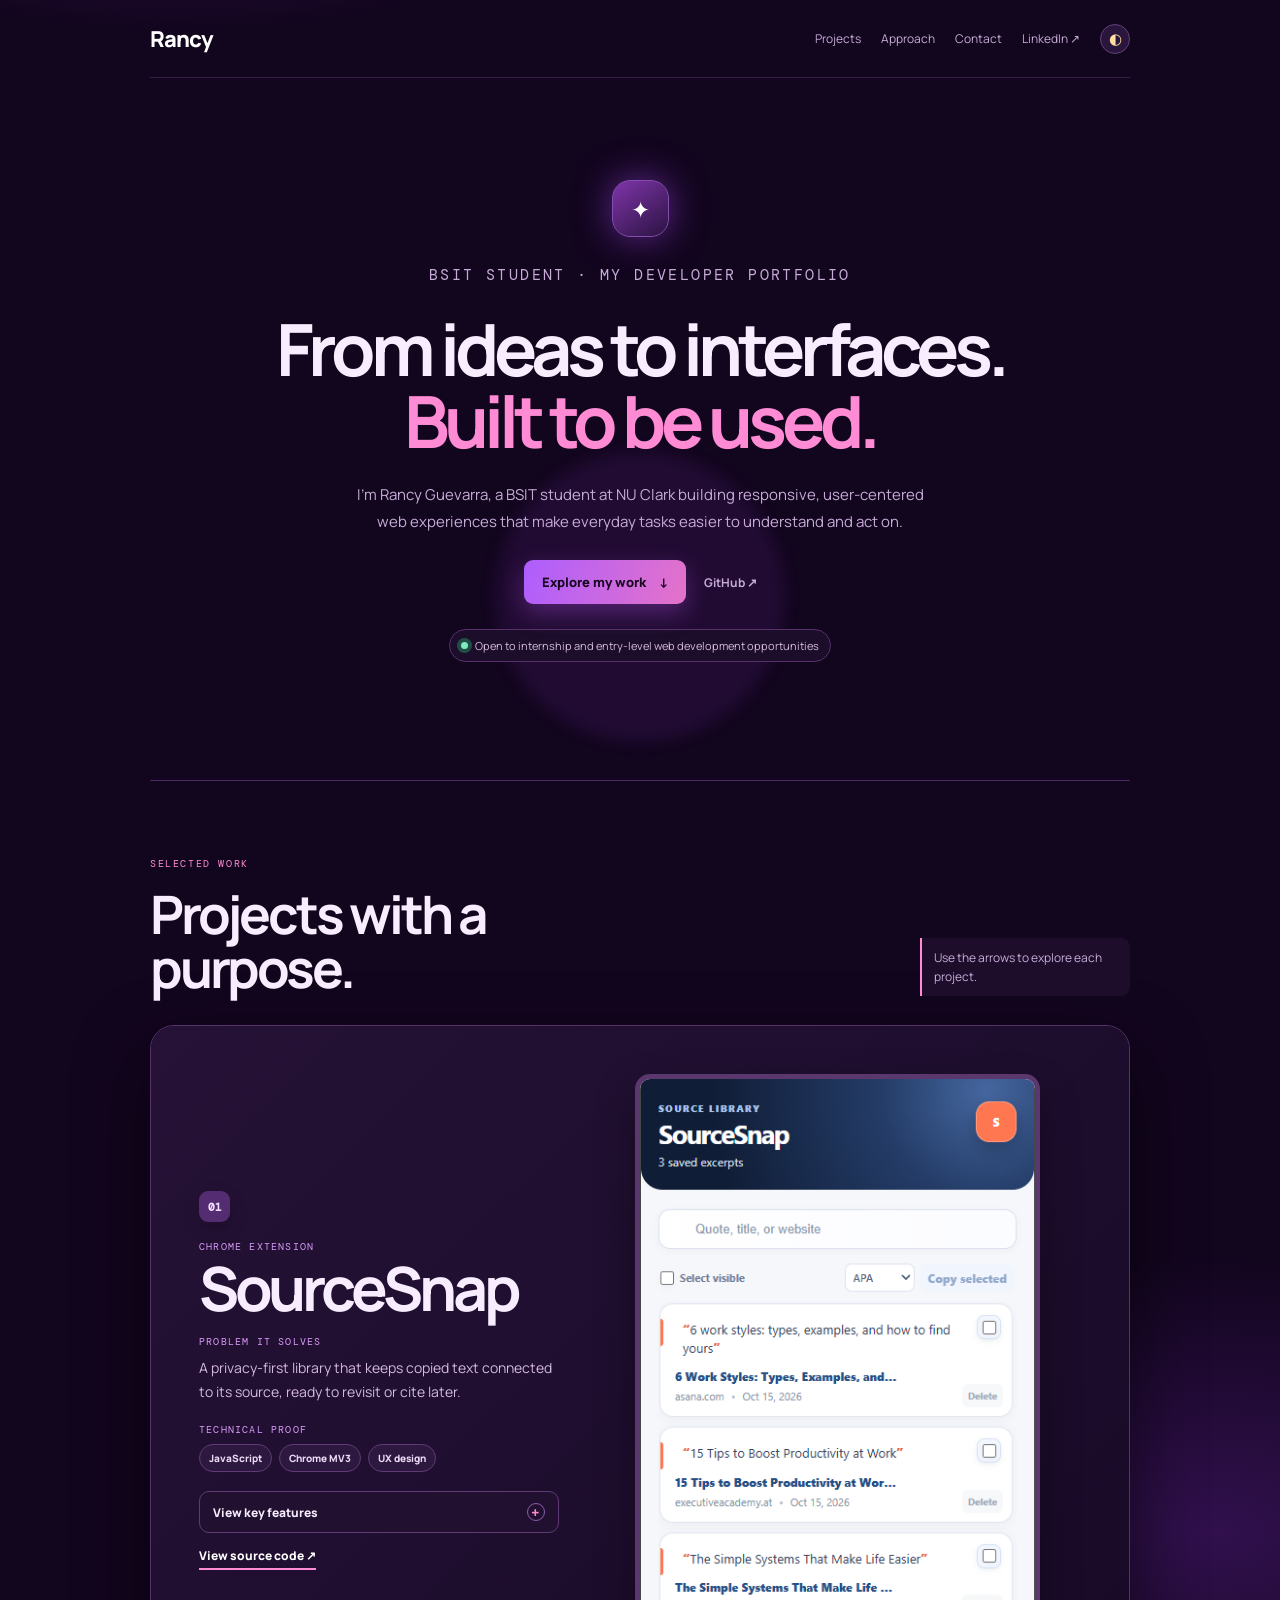
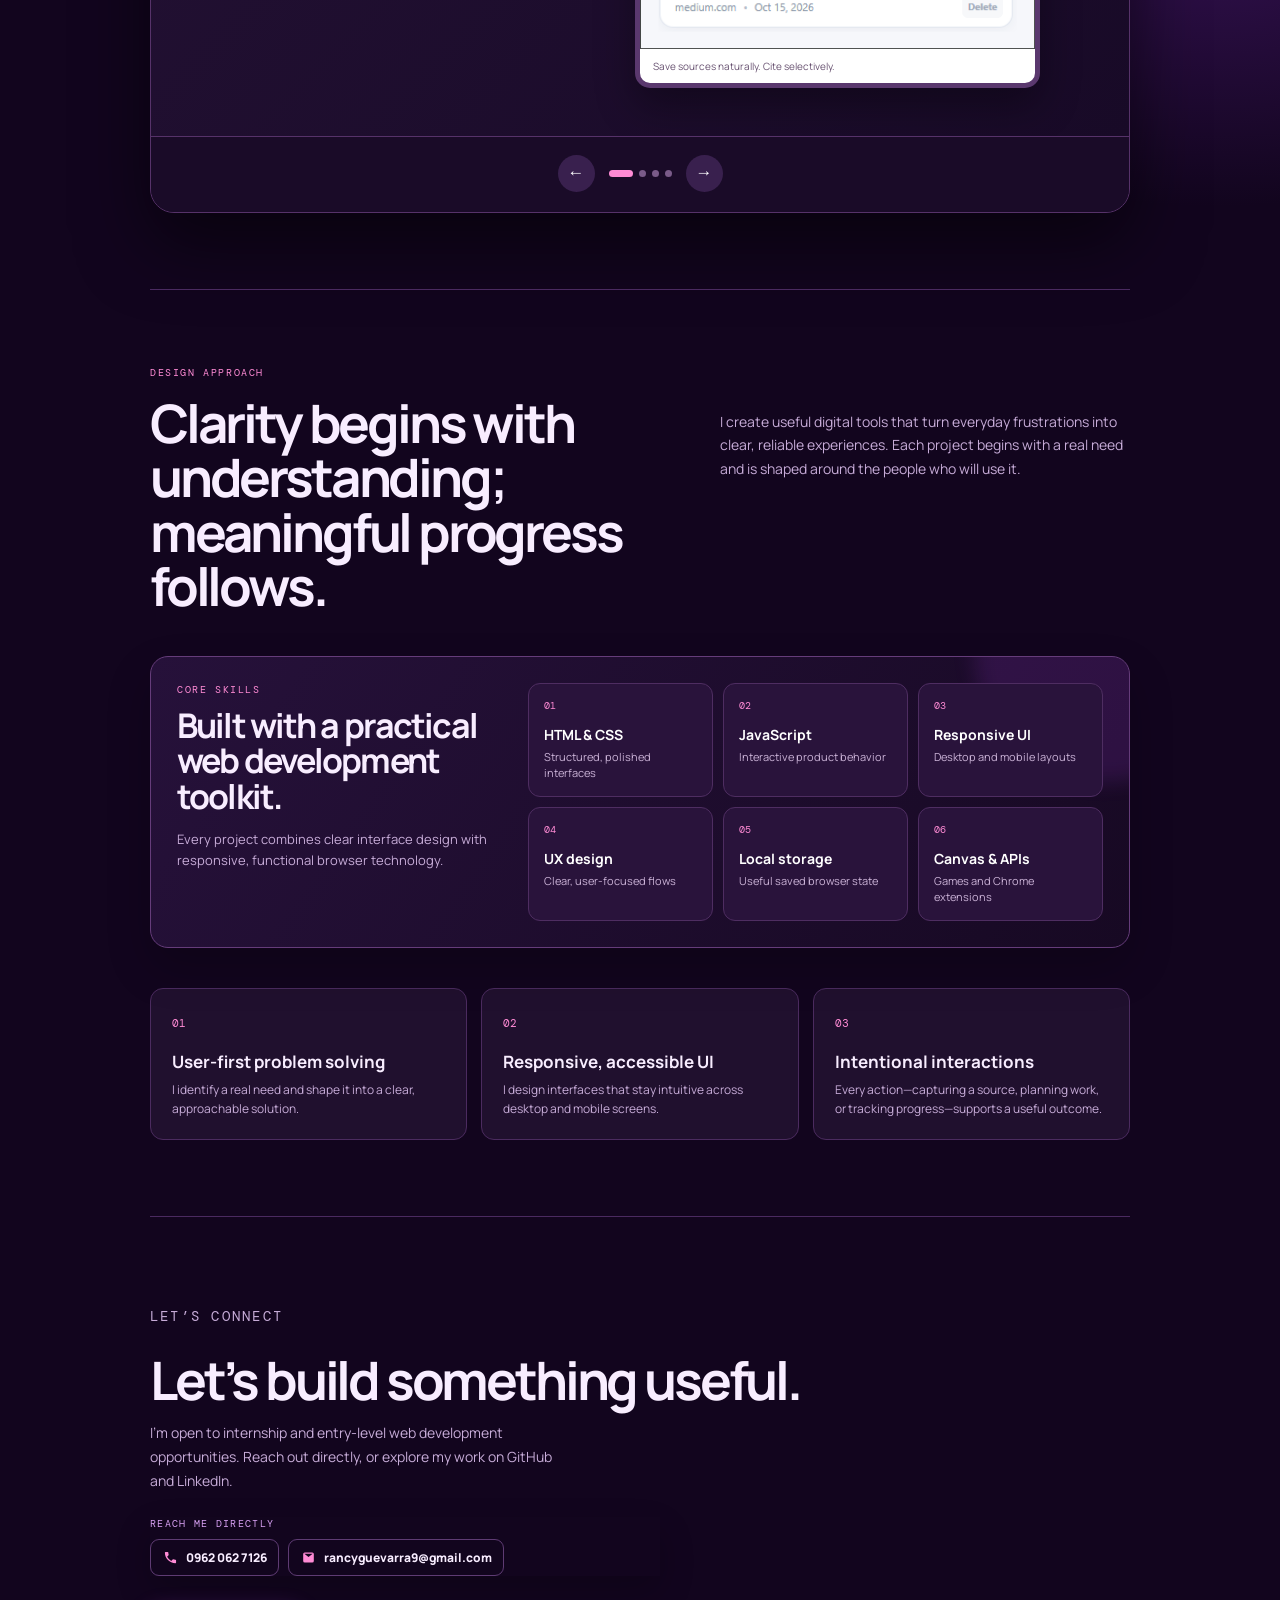
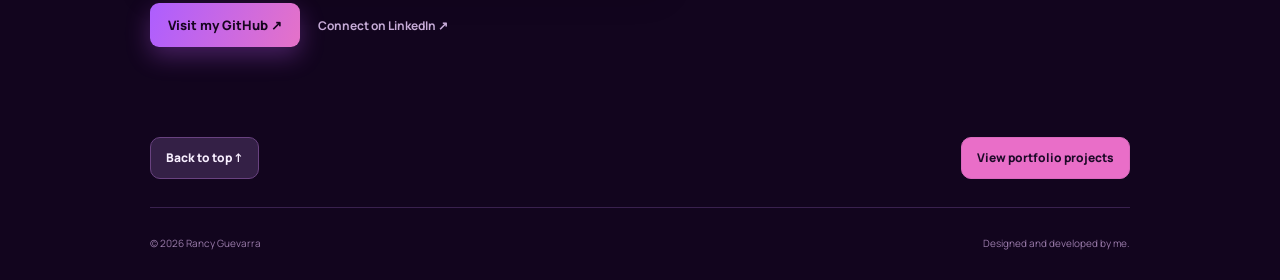
<file: index.html>
<!doctype html><html lang="en"><head><meta charset="UTF-8"/><meta name="viewport" content="width=device-width,initial-scale=1.0"/><meta name="description" content="Rancy Guevarra's BSIT web projects portfolio."/><title>Rancy Guevarra — BSIT Web Projects</title><link rel="stylesheet" href="styles.css?v=project-colors-1"/></head><body><header class="nav wrap"><a class="brand" href="#top">RG<span>.</span></a><nav><a href="#work">Projects</a><a href="#about">Approach</a><a href="#contact">Contact</a></nav></header><main id="top"><section class="hero wrap"><p class="eyebrow">BSIT STUDENT · MY DEVELOPER PORTFOLIO</p><h1>From ideas to interfaces.<br/><em>Built to be used.</em></h1><p>Hi, I’m <strong>Rancy Guevarra</strong>, a student developer building practical interfaces for everyday study and digital work.</p><div><a class="button" href="#work">Explore my work <span>↓</span></a><a class="plain" href="https://github.com/rancyguevarra9" target="_blank" rel="noreferrer">GitHub ↗</a></div><small class="available"><i></i> Open to internship and entry-level opportunities</small></section><section id="work" class="work wrap"><div class="title-row"><div><p class="eyebrow">SELECTED WORK</p><h2>Projects with a<br/>purpose.</h2></div><p>Use the arrows to explore each project.</p></div><div class="slider"><div id="project-track" class="project-track"><article class="slide source"><div class="project-info"><span class="number">01</span><p class="type">CHROME EXTENSION</p><h3>SourceSnap</h3><p class="summary">A privacy-first library that keeps copied text connected to its source, ready to revisit or cite later.</p><div class="chips"><span>JavaScript</span><span>Chrome MV3</span><span>UX design</span></div><a class="project-button" href="https://github.com/rancyguevarra9/sourcesnap-chrome-extension" target="_blank" rel="noreferrer">View source code ↗</a></div><figure><img src="sourcesnap-extension.png" alt="SourceSnap extension interface"/><figcaption>Save sources naturally. Cite selectively.</figcaption></figure></article><article class="slide campus"><div class="project-info"><span class="number">02</span><p class="type">STUDENT DASHBOARD</p><h3>Campus<br/>Companion</h3><p class="summary">An interactive dashboard for planning classes, assignments, focus sessions, notes, and campus events in one useful place.</p><div class="chips"><span>Responsive, accessible UI</span><span>Local storage</span><span>Dark mode</span></div><a class="project-button" href="campus-companion.html">Open live demo ↗</a></div><div class="campus-ui"><header><span>✦</span><b>Campus Companion</b><i>Today</i></header><div class="ui-card"><small>WEEKLY PLAN</small><strong>Mon — Sat schedule</strong><p>Complete sessions as you go.</p></div><div class="ui-grid"><div><small>FOCUS</small><b>25 min</b></div><div><small>TASKS</small><b>Archive</b></div></div><footer>Designed for calmer student planning.</footer></div></article></div></div><div class="slider-controls"><button id="previous" aria-label="Previous project">←</button><div id="dots" class="dots"><button class="active" aria-label="Show SourceSnap"></button><button aria-label="Show Campus Companion"></button></div><button id="next" aria-label="Next project">→</button></div></section><section id="about" class="about wrap"><p class="eyebrow">DESIGN APPROACH</p><div><h2>Clarity begins with understanding;<br/>meaningful progress follows.</h2><p>I create useful digital tools that turn everyday frustrations into clear, reliable experiences. Each project begins with a real need and is shaped around the people who will use it.</p></div><div class="principles"><article><b>01</b><h3>User-first problem solving</h3><p>I identify a real need and shape it into a clear, approachable solution.</p></article><article><b>02</b><h3>Responsive, accessible UI</h3><p>I design interfaces that stay intuitive across desktop and mobile screens.</p></article><article><b>03</b><h3>Intentional interactions</h3><p>Every action—capturing a source, planning work, or tracking progress—supports a useful outcome.</p></article></div></section><section id="contact" class="contact wrap"><p class="eyebrow">LET’S CONNECT</p><h2>Looking for a developer who cares about the details?</h2><p>Explore my projects and see how I turn everyday problems into clear digital tools.</p><a class="button" href="https://github.com/rancyguevarra9" target="_blank" rel="noreferrer">Visit my GitHub ↗</a></section></main><div class="portfolio-return-bar wrap"><a class="back-to-top" href="#top">Back to top ↑</a><a class="portfolio-projects-link" data-project-navigation href="#project-navigation">View portfolio projects</a></div><footer class="footer wrap"><span>© 2026 Rancy Guevarra</span><span>Designed and developed by me.</span></footer><script src="portfolio.js?v=careflow-screens-1"></script></body></html>
</file>
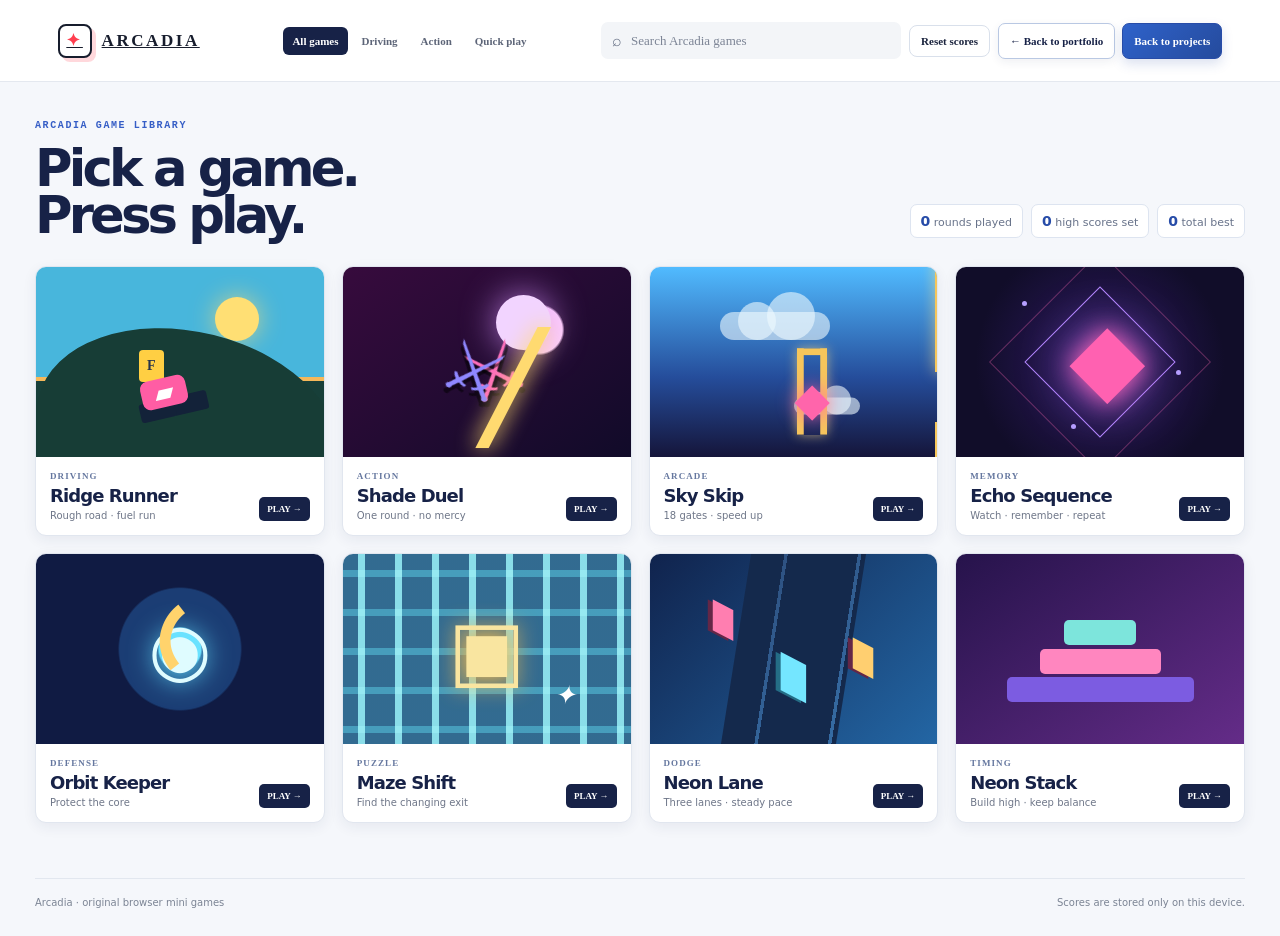
<file: arcadia/index.html>
<!doctype html>
<html lang="en">
<head>
  <meta charset="UTF-8" />
  <meta name="viewport" content="width=device-width, initial-scale=1.0" />
  <meta name="description" content="Arcadia is an original browser arcade with eight quick-play mini games." />
  <title>Arcadia — Game Library</title>
  <link rel="stylesheet" href="styles.css" />
  <link rel="stylesheet" href="preview.css" />
  <link rel="stylesheet" href="library.css" />
  <link rel="stylesheet" href="new-games.css" />
  <link rel="stylesheet" href="mobile-input.css" />
</head>
<body class="library-page">
  <header class="site-header library-header">
    <a class="brand" href="index.html" aria-label="Arcadia game library"><span>✦</span>ARCADIA</a>
    <nav class="category-nav" aria-label="Game categories">
      <button class="category-chip active" data-filter="all">All games</button>
      <button class="category-chip" data-filter="drive">Driving</button>
      <button class="category-chip" data-filter="fight">Action</button>
      <button class="category-chip" data-filter="quick">Quick play</button>
    </nav>
    <div class="header-actions"><label class="game-search"><span>⌕</span><input id="game-search" type="search" placeholder="Search Arcadia games" aria-label="Search Arcadia games" /></label><button id="reset-scores" class="text-button">Reset scores</button><div class="portfolio-links"><a class="portfolio-link" href="../index.html">← Back to portfolio</a><a class="portfolio-link portfolio-projects" href="../index.html?return=projects">Back to projects</a></div></div>
  </header>

  <main class="library-shell">
    <section id="lobby" class="game-library" aria-label="Arcadia game library">
      <div class="library-intro"><div><p class="eyebrow">ARCADIA GAME LIBRARY</p><h1>Pick a game.<br/>Press play.</h1></div><div class="library-stats"><span><b id="games-played">0</b> rounds played</span><span><b id="high-score-count">0</b> high scores set</span><span><b id="best-total">0</b> total best</span></div></div>
      <div id="game-results" class="tile-grid">
        <a class="game-tile ridge" data-genre="drive quick" href="game.html?game=ridge" aria-label="Play Ridge Runner"><div class="tile-art ridge-preview"><span class="preview-sun"></span><span class="preview-hill hill-one"></span><span class="preview-hill hill-two"></span><span class="preview-fuel">F</span><span class="preview-car">▰</span></div><div class="tile-caption"><div><p>DRIVING</p><h2>Ridge Runner</h2><span>Rough road · fuel run</span></div><b>PLAY →</b></div></a>
        <a class="game-tile duel" data-genre="fight quick" href="game.html?game=duel" aria-label="Play Shade Duel"><div class="tile-art duel-preview"><span class="preview-moon"></span><span class="fighter one">⚔</span><span class="fighter two">⚔</span><span class="slash">╱</span></div><div class="tile-caption"><div><p>ACTION</p><h2>Shade Duel</h2><span>One round · no mercy</span></div><b>PLAY →</b></div></a>
        <a class="game-tile sky" data-genre="quick" href="game.html?game=sky" aria-label="Play Sky Skip"><div class="tile-art sky-preview"><span class="cloud cloud-a"></span><span class="cloud cloud-b"></span><span class="gate gate-one"></span><span class="gate gate-two"></span><span class="glider">◆</span></div><div class="tile-caption"><div><p>ARCADE</p><h2>Sky Skip</h2><span>18 gates · speed up</span></div><b>PLAY →</b></div></a>
        <a class="game-tile reflex" data-genre="quick" href="game.html?game=echo" aria-label="Play Echo Sequence"><div class="tile-art reflex-preview"><span class="grid-dot d1"></span><span class="grid-dot d2"></span><span class="grid-dot d3"></span><span class="target">◆</span></div><div class="tile-caption"><div><p>MEMORY</p><h2>Echo Sequence</h2><span>Watch · remember · repeat</span></div><b>PLAY →</b></div></a>
        <a class="game-tile orbit" data-genre="quick" href="game.html?game=orbit" aria-label="Play Orbit Keeper"><div class="tile-art orbit-art"><span>◉</span><i>◜</i></div><div class="tile-caption"><div><p>DEFENSE</p><h2>Orbit Keeper</h2><span>Protect the core</span></div><b>PLAY →</b></div></a>
        <a class="game-tile maze" data-genre="quick" href="game.html?game=maze" aria-label="Play Maze Shift"><div class="tile-art maze-art"><span>▣</span><i>✦</i></div><div class="tile-caption"><div><p>PUZZLE</p><h2>Maze Shift</h2><span>Find the changing exit</span></div><b>PLAY →</b></div></a>
        <a class="game-tile dash" data-genre="quick" href="game.html?game=dash" aria-label="Play Neon Lane"><div class="tile-art dash-art"><span class="dash-road"></span><i class="dash-car dash-one">▰</i><i class="dash-car dash-two">▰</i><b class="dash-car dash-player">▰</b></div><div class="tile-caption"><div><p>DODGE</p><h2>Neon Lane</h2><span>Three lanes · steady pace</span></div><b>PLAY →</b></div></a>
        <a class="game-tile stack" data-genre="quick" href="game.html?game=stack" aria-label="Play Neon Stack"><div class="tile-art stack-art"><span></span><i></i><b></b></div><div class="tile-caption"><div><p>TIMING</p><h2>Neon Stack</h2><span>Build high · keep balance</span></div><b>PLAY →</b></div></a>
      </div>
      <p id="empty-results" class="empty-results" hidden>No Arcadia game matches that search.</p>
    </section>
  </main>

  <footer class="library-footer"><span>Arcadia · original browser mini games</span><span>Scores are stored only on this device.</span></footer>
  <div id="toast" role="status" aria-live="polite"></div>
  <script src="app.js"></script>
  <script src="mobile-input.js"></script>
</body>
</html>
</file>
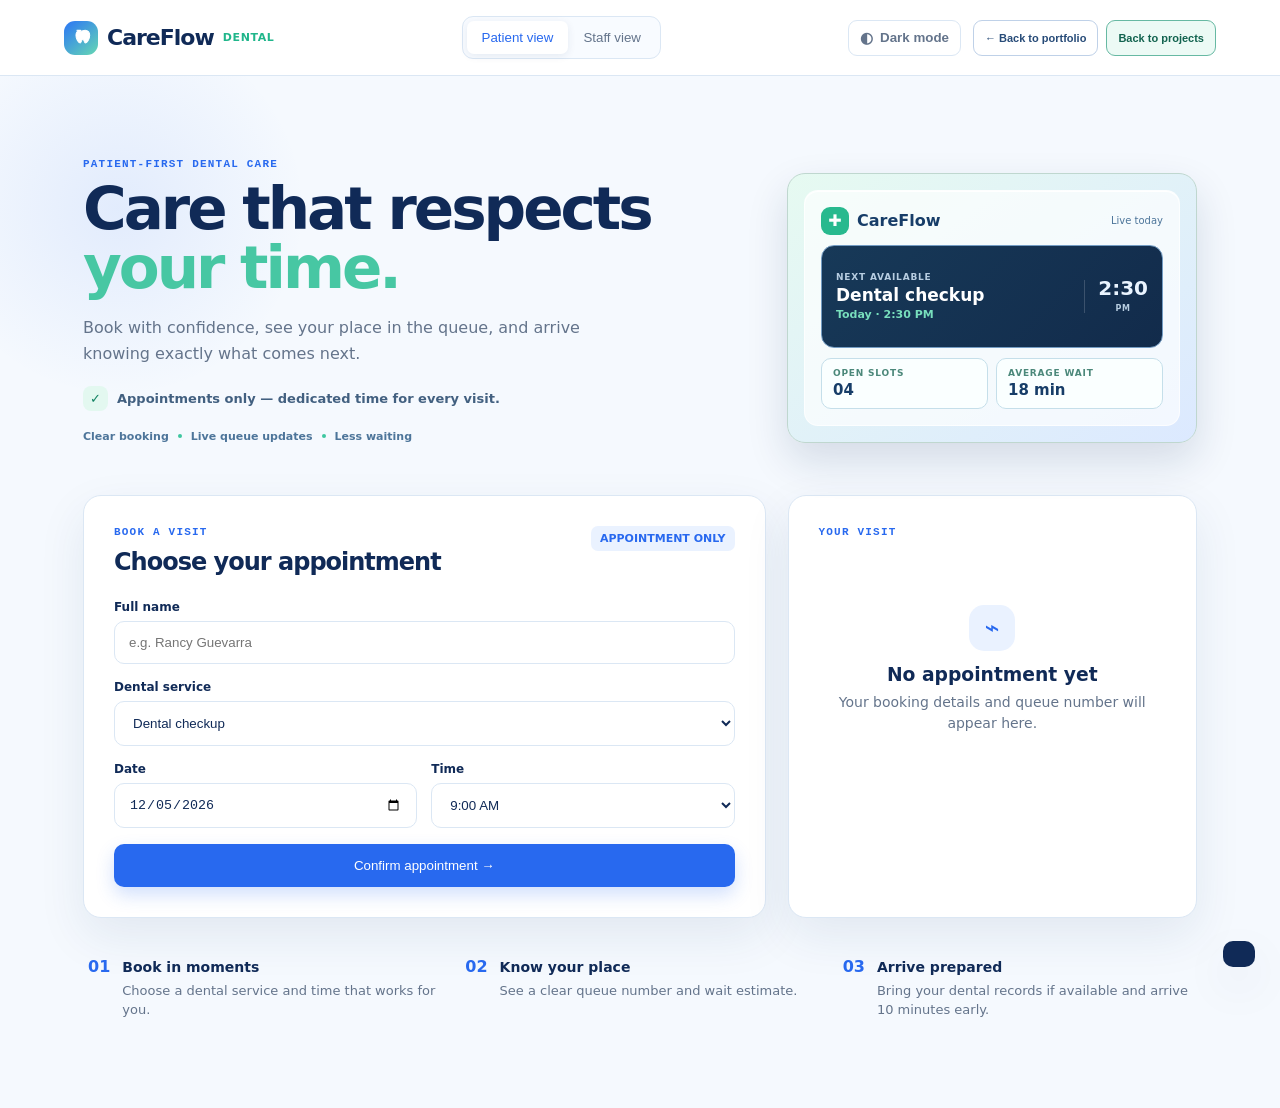
<file: careflow/index.html>
<!doctype html>
<html lang="en">
<head>
  <meta charset="UTF-8" />
  <meta name="viewport" content="width=device-width, initial-scale=1.0" />
  <meta name="description" content="CareFlow Dental is a responsive appointment and queue management demo for a modern dental clinic." />
  <title>CareFlow Dental — Appointment & Queue Management</title>
  <link rel="stylesheet" href="styles.css" />
  <style>
    .brand-logo { width: 34px; height: 34px; padding: 6px; border-radius: 11px; background: linear-gradient(140deg, #2b75f5, #66d8b4); fill: #fff; stroke: #fff; stroke-width: 2.2; stroke-linecap: round; stroke-linejoin: round; flex: 0 0 auto; }
    .brand em { color: #20b68b; font-size: 11px; font-style: normal; letter-spacing: .6px; text-transform: uppercase; }
    .hero-media { position: relative; width: min(44%, 410px); min-width: 270px; height: 220px; overflow: hidden; border: 1px solid #bfd7cf; border-radius: 18px; box-shadow: 0 18px 42px #102a5724; }
    .hero-media::before { content: ''; position: absolute; inset: 0; background: radial-gradient(circle at 72% 28%, #b8f0dc 0 8%, transparent 9%), radial-gradient(circle at 28% 72%, #cfe4ff 0 16%, transparent 17%), linear-gradient(135deg, #dff6ed, #e8f1ff 58%, #c5dcff); }
    .hero-media::after { content: 'CareFlow'; position: absolute; left: 24px; top: 22px; color: #17406d; font: 900 28px Inter, sans-serif; letter-spacing: -.05em; }
    .hero-media .next-open { position: absolute; right: 13px; bottom: 13px; min-width: 190px; padding: 14px; background: #fffffff0; backdrop-filter: blur(8px); }
    .staff-actions { display: flex; gap: 10px; align-items: center; }
    .secondary { border: 1px solid #bfd1e8; border-radius: 10px; padding: 13px 14px; background: #fff; color: #274b78; font: 800 13px Inter, sans-serif; cursor: pointer; }
    body.dark .hero-media { border-color: #416188; }
    body.dark .hero-media .next-open { background: #101f35f2; color: #eaf2ff; }
    body.dark .hero-media .next-open b { color: #ffffff; }
    body.dark .secondary { background: #172842; color: #eaf2ff; border-color: #3d5b80; }
    body.dark dialog { background: #101f35; color: #edf4ff; border-color: #3d5b80; }
    body.dark dialog input, body.dark dialog select { background: #0b1729; color: #edf4ff; border-color: #416188; }
    body.dark .back-link { color: #d5e5ff; }
    body.dark .queue-row { background: #101f35; border-color: #29415f; }
    body.dark .status.done { background: #2c3a50; color: #dce8f8; }
    body.dark .metrics article { background: #101f35; border-color: #29415f; }
    body.dark .metrics small, body.dark .queue-summary { color: #b9cbe1; }
    body.dark .role-switch { background: #0d1a2e; border-color: #29415f; }
    body.dark .role-switch button { color: #bed0e8; }
    body.dark .role-switch button.active { color: #8db7ff; background: #193457; }
    body.dark .filter { color: #c7d8ee; border-color: #385778; }
    body.dark .filter.active { color: #9cc0ff; background: #173868; border-color: #4a7abd; }
    body.dark .status.waiting { background: #173e77; color: #a8caff; }
    body.dark .status.serving { background: #12483e; color: #8be6c5; }
    body.dark .ticket-number { background: linear-gradient(135deg, #183a67, #154e52); border: 1px solid #376a85; }
    body.dark .ticket-number small { color: #bcd5e9; }
    body.dark .ticket-number b { color: #ffffff; }
    .appointment-note { display: flex; align-items: center; gap: 9px; margin-top: 18px; color: #426080; font-size: 13px; font-weight: 650; }
    .appointment-note span { display: grid; place-items: center; width: 25px; height: 25px; border-radius: 8px; background: #e3f8f0; color: #138363; font-weight: 900; }
    .queue-summary { margin: 0; color: var(--muted); font-size: 13px; line-height: 1.5; }
    .staff-actions .secondary { min-height: 45px; }
    .row-actions button { min-width: 94px; }
    body.dark .appointment-note { color: #c2d4ea; }
    body.dark .appointment-note span { background: #123d35; color: #76e2be; }
    @media (max-width: 760px) { .hero-media { width: 100%; height: 190px; margin-top: 23px; } .staff-actions { width: 100%; margin-top: 18px; } .staff-actions button { flex: 1; } .queue-row > .status { display: inline-block; grid-column: 3; grid-row: 1; } }
    .portfolio-links { display: flex; align-items: center; gap: 8px; }
    .back-link { display: inline-flex; align-items: center; min-height: 36px; padding: 0 11px; border: 1px solid #bfd1e8; border-radius: 9px; background: #fff; color: #274b78; font: 800 11px Inter, sans-serif; text-decoration: none; transition: transform .2s ease, box-shadow .2s ease, background .2s ease; }
    .back-link:hover, .back-link:focus-visible { transform: translateY(-2px); background: #eef6ff; box-shadow: 0 6px 15px #163a6720; outline: none; }
    .project-return { border-color: #67b9a3; background: #ecfaf5; color: #12634f; }
    @media (max-width: 760px) { .top-actions { flex-wrap: wrap; justify-content: flex-end; } .portfolio-links { width: 100%; display: grid; grid-template-columns: 1fr 1fr; } .back-link { justify-content: center; min-width: 0; padding: 0 6px; font-size: 9px; white-space: nowrap; } }
    .theme-toggle { display: inline-flex; align-items: center; gap: 7px; min-height: 36px; padding: 0 11px; font-weight: 800; }
    .theme-toggle span:first-child { font-size: 15px; }
    body.dark .theme-toggle { background: #193457; border-color: #4a7abd; color: #eaf2ff; }
    /* Dark-mode navigation must keep its contrast. */
    body.dark .portfolio-links .back-link { background: #162d4f; border-color: #4b6f9e; color: #eaf3ff; }
    body.dark .portfolio-links .project-return { background: #124b40; border-color: #4fbaa0; color: #e2fff6; }
    body.dark .portfolio-links .back-link:hover, body.dark .portfolio-links .back-link:focus-visible { background: #21456f; border-color: #8cb9ef; }
    body.dark .portfolio-links .project-return:hover, body.dark .portfolio-links .project-return:focus-visible { background: #176453; border-color: #8de0c7; }
    /* A real clinic-status visual replaces the generic decorative hero graphic. */
    .hero-media { background: linear-gradient(145deg, #e6faf1, #dce9ff); }
    .hero-media::before, .hero-media::after { display: none; }
    .care-hero-ui { position: absolute; inset: 16px; display: grid; align-content: start; gap: 13px; padding: 17px; border: 1px solid #ffffffb5; border-radius: 14px; background: #ffffffa8; box-shadow: inset 0 1px #fff; color: #173d68; }
    .care-hero-top { display: flex; align-items: center; gap: 8px; font-size: 16px; }
    .care-hero-top span { display: grid; place-items: center; width: 28px; height: 28px; border-radius: 9px; background: #28b98e; color: #fff; font-weight: 900; }
    .care-hero-top i { margin-left: auto; color: #4d759a; font-size: 10px; font-style: normal; }
    .care-hero-welcome { display: grid; gap: 4px; }
    .care-hero-welcome small, .care-hero-stats small { color: #4b887a; font-size: 9px; font-weight: 900; letter-spacing: .8px; }
    .care-hero-welcome strong { max-width: 220px; font-size: 18px; letter-spacing: -.5px; }
    .care-hero-welcome span { color: #557694; font-size: 11px; }
    .care-hero-stats { display: grid; grid-template-columns: 1fr 1fr; gap: 8px; }
    .care-hero-stats div { display: grid; gap: 3px; padding: 9px; border: 1px solid #c5dfea; border-radius: 10px; background: #faffff; }
    .care-hero-stats b { font-size: 15px; }
    .hero-media .next-open { right: 15px; bottom: 15px; min-width: 177px; padding: 12px; border: 1px solid #416188; background: #142e50; color: #f5f9ff; box-shadow: 0 10px 24px #183a6a35; }
    .hero-media .next-open small { color: #b6cbe0; }
    .hero-media .next-open b { font-size: 16px; }
    .hero-media .next-open span { color: #73e0be; }
    body.dark .care-hero-ui { border-color: #416188; background: #11243dde; color: #edf5ff; }
    body.dark .care-hero-top i, body.dark .care-hero-welcome span { color: #b8cce0; }
    body.dark .care-hero-welcome small, body.dark .care-hero-stats small { color: #7de2c1; }
    body.dark .care-hero-stats div { border-color: #416188; background: #142943; }
    @media (max-width: 760px) { .care-hero-ui { inset: 12px; padding: 13px; } .care-hero-welcome strong { font-size: 16px; } .hero-media .next-open { right: 12px; bottom: 12px; min-width: 158px; } }
    /* Final hero composition: reserve a dedicated right column for availability. */
    .hero-media { height: 270px; }
    .care-hero-ui { padding: 18px 194px 18px 18px; }
    .care-hero-welcome strong { max-width: 176px; }
    .care-hero-welcome span { max-width: 175px; line-height: 1.35; }
    .care-hero-stats { grid-template-columns: 1fr; max-width: 166px; margin-top: auto; }
    .care-hero-stats div:nth-child(2) { display: none; }
    .hero-media .next-open { top: 91px; right: 15px; bottom: auto; width: 166px; min-width: 0; }
    @media (max-width: 760px) { .hero-media { height: 250px; } .care-hero-ui { padding: 15px 172px 15px 15px; } .care-hero-welcome strong { max-width: 145px; font-size: 15px; } .care-hero-welcome span { max-width: 145px; font-size: 10px; } .care-hero-stats { max-width: 138px; } .hero-media .next-open { top: 87px; right: 12px; width: 150px; } }
    .reset-status { min-height: 18px; margin: 0; color: #317562; font-size: 12px; font-weight: 750; }
    body.dark .reset-status { color: #7de2c1; }
    /* Editorial hero refinement. */
    .hero { position: relative; padding: 24px 0 18px; }
    .hero::before { content: ''; position: absolute; width: 390px; height: 390px; left: -160px; top: -120px; border-radius: 50%; background: radial-gradient(circle, #2869ef18, transparent 68%); pointer-events: none; }
    .hero-copy { position: relative; }
    .hero h1 { max-width: 610px; font-size: clamp(44px, 4.65vw, 62px); line-height: .99; }
    .hero h1 em { color: #47c7a3; font-style: normal; }
    .hero-copy > p:not(.eyebrow) { max-width: 520px; font-size: 16px; }
    .hero-trust { display: flex; align-items: center; gap: 9px; flex-wrap: wrap; margin-top: 19px; color: #4d759a; font-size: 11px; font-weight: 800; }
    .hero-trust i { width: 4px; height: 4px; border-radius: 50%; background: #3ec7a0; }
    body.dark .hero h1 em { color: #73e0be; }
    body.dark .hero-trust { color: #b5cbe1; }
    @media (max-width: 760px) { .hero { padding-top: 8px; } .hero h1 { font-size: clamp(39px, 11vw, 52px); letter-spacing: -2px; } .hero-copy > p:not(.eyebrow) { font-size: 15px; } .hero-trust { gap: 7px; font-size: 10px; } }
    /* Structured mini dashboard: each piece of clinic information has its own space. */
    .care-hero-ui { inset: 16px; display: grid; grid-template-rows: auto 1fr auto; gap: 10px; padding: 16px; }
    .care-hero-appointment { display: flex; align-items: center; justify-content: space-between; padding: 13px 14px; border: 1px solid #739cc3; border-radius: 13px; background: linear-gradient(135deg, #173958, #122b4b); color: #fff; }
    .care-hero-appointment > div { display: grid; gap: 3px; }
    .care-hero-appointment small { color: #b7cde1; font-size: 9px; font-weight: 900; letter-spacing: .8px; }
    .care-hero-appointment strong { font-size: 17px; }
    .care-hero-appointment span { color: #78dfbd; font-size: 11px; font-weight: 750; }
    .care-hero-appointment > b { min-width: 52px; padding-left: 13px; border-left: 1px solid #ffffff2b; color: #eaf4ff; font-size: 20px; line-height: .82; text-align: center; }
    .care-hero-appointment > b small { font-size: 8px; }
    .care-hero-stats { display: grid; grid-template-columns: 1fr 1fr; gap: 8px; max-width: none; margin-top: 0; }
    .care-hero-stats div, .care-hero-stats div:nth-child(2) { display: grid; gap: 3px; padding: 9px 11px; }
    .hero-media .next-open { display: none; }
    @media (max-width: 760px) { .care-hero-ui { inset: 12px; padding: 12px; gap: 8px; } .care-hero-appointment { padding: 11px; } .care-hero-appointment strong { font-size: 15px; } .care-hero-appointment > b { font-size: 18px; } }
  </style>
</head>
<body>
  <div class="app-shell">
    <header class="topbar">
      <a class="brand" href="#patient" aria-label="CareFlow Dental home"><svg class="brand-logo" viewBox="0 0 48 48" aria-hidden="true"><path d="M15 7c4 0 5.5 2 9 2s5-2 9-2c6 0 10 4.9 10 11.2 0 8.4-5.8 16.7-9.3 16.7-2.6 0-2.8-7.5-5.8-7.5s-3.2 7.5-5.8 7.5C18.6 34.9 13 26.6 13 18.2 13 11.9 17 7 23 7z"/><path d="M19.5 18.7c2.7-2.7 6.3-2.7 9 0"/></svg>CareFlow <em>Dental</em></a>
      <nav class="role-switch" aria-label="Choose dashboard view">
        <button class="active" data-role="patient">Patient view</button>
        <button data-role="staff">Staff view</button>
      </nav>
      <div class="top-actions"><button id="theme-toggle" class="icon-button theme-toggle" type="button" aria-pressed="false" aria-label="Switch to dark mode"><span aria-hidden="true">◐</span><span id="theme-label">Dark mode</span></button><div class="portfolio-links"><a class="back-link" href="../">← Back to portfolio</a><a class="back-link project-return" href="../?return=projects">Back to projects</a></div></div>
    </header>

    <main>
      <section id="patient-view" class="view active">
        <div class="hero"><div class="hero-copy"><p class="eyebrow">PATIENT-FIRST DENTAL CARE</p><h1>Care that respects<br/><em>your time.</em></h1><p>Book with confidence, see your place in the queue, and arrive knowing exactly what comes next.</p><div class="appointment-note"><span>✓</span>Appointments only — dedicated time for every visit.</div><div class="hero-trust"><span>Clear booking</span><i></i><span>Live queue updates</span><i></i><span>Less waiting</span></div></div><div class="hero-media" role="img" aria-label="CareFlow Dental live appointment overview">
  <div class="care-hero-ui">
    <div class="care-hero-top"><span>✚</span><b>CareFlow</b><i>Live today</i></div>
    <div class="care-hero-appointment"><div><small>NEXT AVAILABLE</small><strong>Dental checkup</strong><span>Today · 2:30 PM</span></div><b>2:30<br/><small>PM</small></b></div>
    <div class="care-hero-stats"><div><small>OPEN SLOTS</small><b>04</b></div><div><small>AVERAGE WAIT</small><b>18 min</b></div></div>
  </div>
</div></div>
        <div class="patient-grid">
          <section class="card booking-card"><div class="section-title"><div><p class="eyebrow">BOOK A VISIT</p><h2>Choose your appointment</h2></div><span class="step">APPOINTMENT ONLY</span></div>
            <form id="booking-form">
              <label>Full name<input id="patient-name" required placeholder="e.g. Rancy Guevarra" /></label>
              <label>Dental service<select id="service" required><option value="Dental checkup">Dental checkup</option><option value="Teeth cleaning">Teeth cleaning</option><option value="Tooth pain consultation">Tooth pain consultation</option><option value="Follow-up visit">Follow-up visit</option></select></label>
              <div class="field-row"><label>Date<input id="visit-date" type="date" required /></label><label>Time<select id="visit-time"><option>9:00 AM</option><option>10:00 AM</option><option>11:30 AM</option><option>2:30 PM</option><option>3:30 PM</option></select></label></div>
              <button class="primary" type="submit">Confirm appointment <span>→</span></button>
            </form>
          </section>
          <aside class="card queue-card"><p class="eyebrow">YOUR VISIT</p><div id="patient-empty" class="empty"><span>⌁</span><h3>No appointment yet</h3><p>Your booking details and queue number will appear here.</p></div><div id="patient-ticket" hidden><span class="status waiting">CONFIRMED</span><h2 id="ticket-name">Rancy Guevarra</h2><p id="ticket-service">Dental checkup</p><div class="ticket-number"><small>QUEUE NUMBER</small><b id="ticket-number">A-12</b></div><div class="ticket-meta"><span><small>DATE & TIME</small><b id="ticket-date">Today · 2:30 PM</b></span><span><small>ESTIMATED WAIT</small><b id="ticket-wait">18 min</b></span></div><button id="cancel-booking" class="text-button" type="button">Cancel appointment</button></div></aside>
        </div>
        <section class="info-strip"><article><span>01</span><div><b>Book in moments</b><p>Choose a dental service and time that works for you.</p></div></article><article><span>02</span><div><b>Know your place</b><p>See a clear queue number and wait estimate.</p></div></article><article><span>03</span><div><b>Arrive prepared</b><p>Bring your dental records if available and arrive 10 minutes early.</p></div></article></section>
      </section>

      <section id="staff-view" class="view">
        <div class="staff-heading"><div><p class="eyebrow">FRONT DESK DASHBOARD</p><h1>Today’s appointments</h1><p>Move every scheduled visit through a calm, clear, appointment-only workflow.</p></div><div class="staff-actions"><button id="reset-demo" class="secondary" type="button">Restore sample day</button><p id="reset-status" class="reset-status" aria-live="polite"></p></div></div>
        <div class="metrics"><article><span class="metric-icon blue">⌁</span><div><b id="waiting-count">0</b><small>Upcoming</small></div></article><article><span class="metric-icon mint">▶</span><div><b id="serving-count">0</b><small>In treatment</small></div></article><article><span class="metric-icon purple">✓</span><div><b id="done-count">0</b><small>Completed</small></div></article><article><span class="metric-icon amber">◷</span><div><b>18 min</b><small>Average wait</small></div></article></div>
        <section class="card queue-table-card"><div class="table-title"><div><p class="eyebrow">SCHEDULED TODAY</p><h2>Appointment queue</h2><p class="queue-summary">Every patient below has a confirmed appointment.</p></div><div class="filters"><button class="filter active" data-filter="all">All</button><button class="filter" data-filter="waiting">Upcoming</button><button class="filter" data-filter="serving">In treatment</button><button class="filter" data-filter="done">Completed</button></div></div><div class="queue-list" id="queue-list"></div></section>
      </section>
    </main>
  </div>
  <div id="toast" role="status" aria-live="polite"></div>
  <script src="app.js?v=reset-feedback-1"></script>
</body>
</html>
</file>
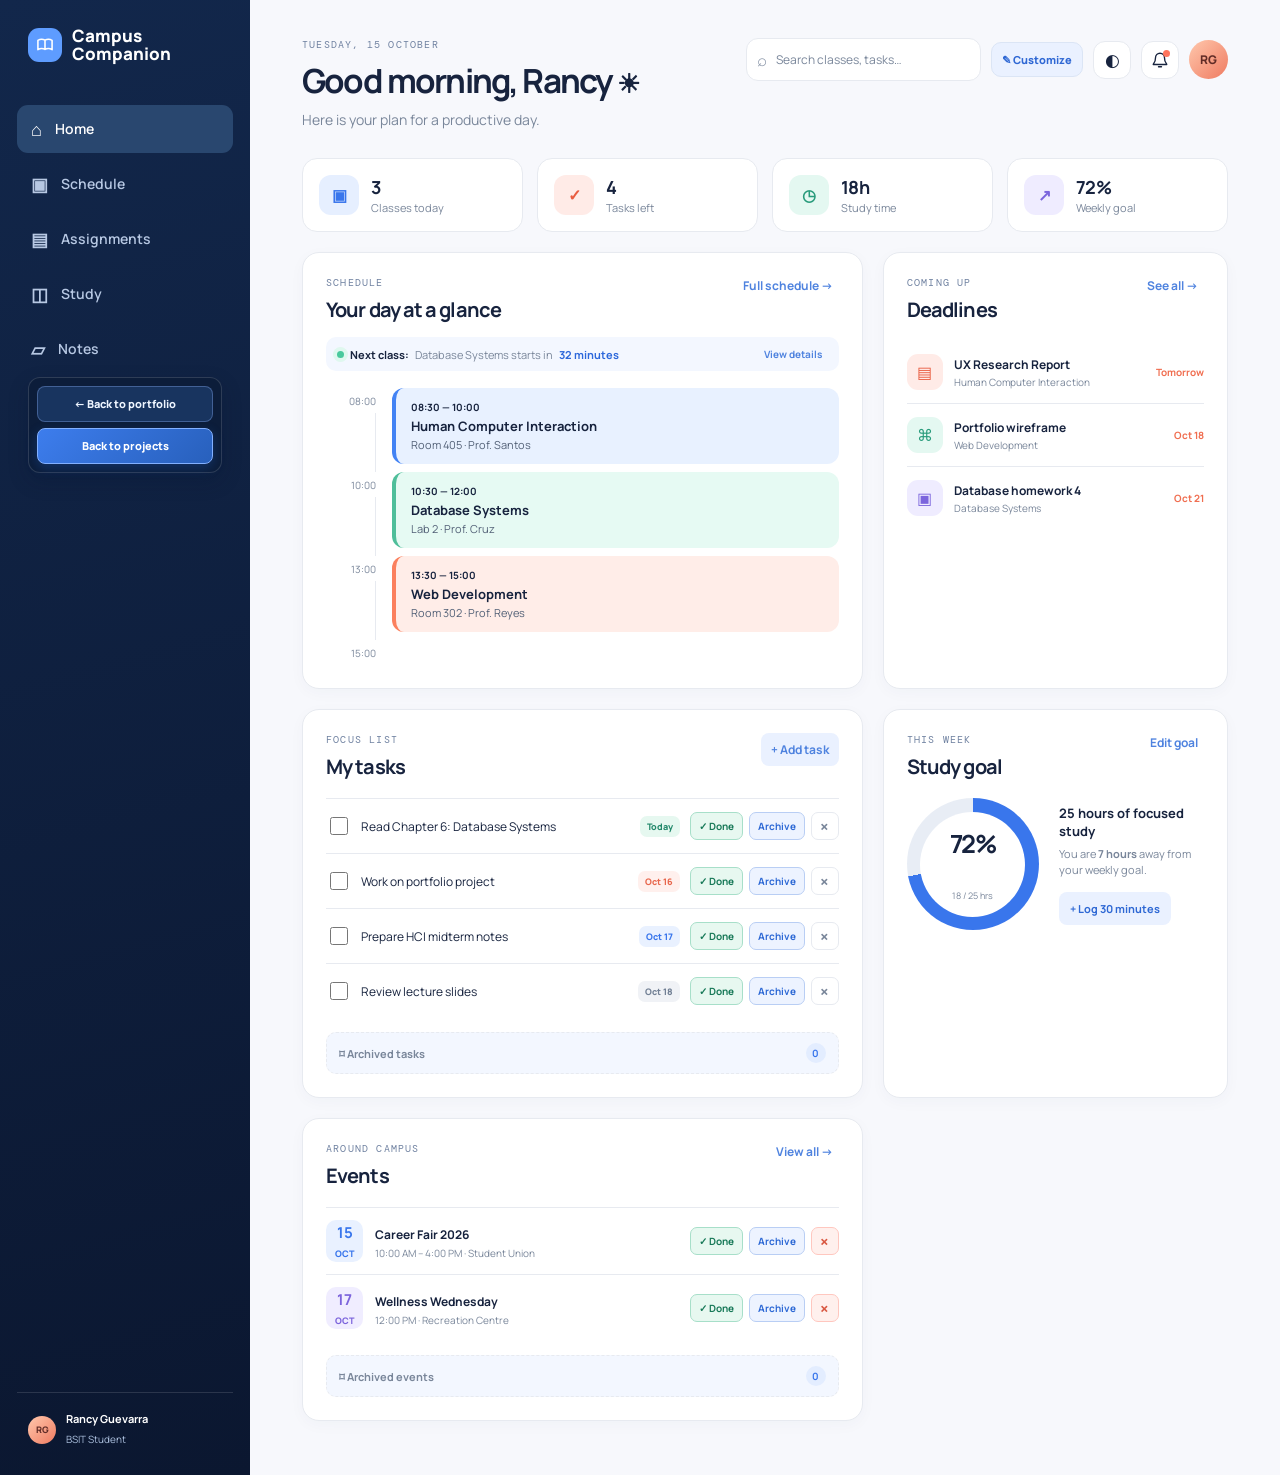
<file: campus-companion.html>
<!doctype html>
<html lang="en">
  <head>
    <meta charset="UTF-8" />
    <meta name="viewport" content="width=device-width, initial-scale=1.0" />
    <title>Campus Companion</title>
    <link rel="stylesheet" href="campus-styles.css" />
    <style>
      .portfolio-return-links {
        display: grid;
        gap: 8px;
        margin: 4px 11px 22px;
        padding: 8px;
        border: 1px solid #ffffff24;
        border-radius: 12px;
        background: #0b1b37aa;
        box-shadow: 0 8px 20px #07152d36;
      }
      .portfolio-return {
        display: flex;
        align-items: center;
        justify-content: center;
        min-height: 36px;
        padding: 0 10px;
        border: 1px solid #90b7ff58;
        border-radius: 8px;
        background: #18345f;
        color: #eef5ff;
        font: 800 11px Manrope, sans-serif;
        text-align: center;
        text-decoration: none;
        transition: transform .2s ease, box-shadow .2s ease, background .2s ease, border-color .2s ease;
      }
      .portfolio-return:hover,
      .portfolio-return:focus-visible {
        transform: translateY(-2px);
        border-color: #a8c8ff;
        background: #29538c;
        box-shadow: 0 6px 15px #07152d80;
        outline: none;
      }
      .portfolio-return-links .portfolio-return:last-child {
        border-color: #82b0ff;
        background: linear-gradient(135deg, #3d7ded, #2860bc);
        color: #fff;
        box-shadow: 0 4px 12px #1e5dbd55;
      }
      html { scroll-behavior: smooth; }
      @media (max-width: 720px) {
        .sidebar {
          grid-template-columns: 1fr;
          grid-template-areas: "brand" "back" "nav";
        }
        .portfolio-return-links {
          grid-area: back;
          grid-template-columns: repeat(2, minmax(0, 1fr));
          gap: 6px;
          width: 100%;
          box-sizing: border-box;
          margin: 0;
          padding: 6px;
        }
        .portfolio-return {
          grid-area: auto;
          justify-self: stretch;
          min-height: 34px;
          padding: 0 6px;
          font-size: 9px;
          white-space: nowrap;
        }
      }
      /* Keep both portfolio links visible in the compact dashboard header. */
      @media (max-width: 1024px) {
        .sidebar {
          grid-template-columns: 1fr !important;
          grid-template-areas: "brand" "back" "nav" !important;
        }
        .portfolio-return-links {
          grid-area: back !important;
          display: grid !important;
          grid-template-columns: minmax(0, 1fr) minmax(0, 1fr) !important;
          width: 100% !important;
          box-sizing: border-box !important;
          margin: 0 !important;
          padding: 6px !important;
        }
        .portfolio-return-links .portfolio-return {
          grid-area: auto !important;
          width: auto !important;
          min-width: 0 !important;
          justify-self: stretch !important;
          white-space: nowrap !important;
        }
      }
      /* A simple stack is intentionally used here so the two return links never occupy the same grid cell. */
      .portfolio-return-links {
        display: flex !important;
        flex-direction: column !important;
        gap: 6px !important;
        width: auto !important;
        min-width: 154px;
        box-sizing: border-box;
      }
      .portfolio-return-links .portfolio-return {
        position: static !important;
        grid-area: auto !important;
        display: flex !important;
        width: 100% !important;
        min-width: 0 !important;
        box-sizing: border-box;
        justify-self: auto !important;
      }
      @media (max-width: 1024px) {
        .portfolio-return-links {
          grid-area: back !important;
          min-width: 0;
          width: 100% !important;
        }
      }
    </style>
  </head>
  <body>
    <div class="app-shell">
      <aside class="sidebar">
        <a class="brand" href="#"><span class="brand-mark" aria-hidden="true"><svg viewBox="0 0 24 24" focusable="false"><path d="M12 6.2C9.3 4.7 6.1 4.8 3.5 6.5v11.1c2.6-1.6 5.8-1.8 8.5-.3m0-11.1c2.7-1.5 5.9-1.4 8.5.3v11.1c-2.6-1.6-5.8-1.8-8.5-.3m0-11.1v11.1"/></svg></span><span>Campus <br />Companion</span></a>
        <nav aria-label="Main navigation">
          <button class="nav-link active" data-view="home"><span>⌂</span>Home</button>
          <button class="nav-link" data-view="schedule"><span>▣</span>Schedule</button>
          <button class="nav-link" data-view="assignments"><span>▤</span>Assignments</button>
          <button class="nav-link" data-view="study"><span>◫</span>Study</button>
          <button class="nav-link" data-view="notes"><span>▱</span>Notes</button>
        </nav>
        <div class="portfolio-return-links"><a class="portfolio-return" href="./">← Back to portfolio</a><a class="portfolio-return" href="./?return=projects">Back to projects</a></div>
        <div class="sidebar-footer"><span class="avatar small">RG</span><div><b>Rancy Guevarra</b><small>BSIT Student</small></div></div>
      </aside>

      <main>
        <header class="topbar">
          <div><p id="page-kicker" class="eyebrow">TUESDAY, 15 OCTOBER</p><h1 id="page-title">Good morning, Rancy <span>☀</span></h1><p id="page-subtitle" class="muted">Here is your plan for a productive day.</p></div>
          <div class="top-actions"><label class="search-box" for="dashboard-search">⌕<input id="dashboard-search" placeholder="Search classes, tasks…" /></label><button id="edit-mode" class="edit-button">✎ Customize</button><button id="theme-toggle" class="icon-button" aria-label="Toggle theme">◐</button><button id="notifications" class="notification" aria-label="Notifications"><svg class="notification-icon" viewBox="0 0 24 24" aria-hidden="true"><path d="M18 9a6 6 0 0 0-12 0c0 7-3 7-3 9h18c0-2-3-2-3-9M10 21h4" /></svg><i></i></button><button id="profile-button" class="avatar" aria-label="Profile menu">RG</button></div>
        </header>

        <section id="view-home" class="view active">
        <section class="quick-stats" aria-label="Today's overview">
          <article><span class="stat-icon blue">▣</span><div><b id="classes-today">3</b><p>Classes today</p></div></article>
          <article><span class="stat-icon coral">✓</span><div><b id="task-total">4</b><p>Tasks left</p></div></article>
          <article><span class="stat-icon mint">◷</span><div><b id="study-total">18h</b><p>Study time</p></div></article>
          <article><span class="stat-icon violet">↗</span><div><b id="weekly-stat">72%</b><p>Weekly goal</p></div></article>
        </section>

        <div class="dashboard-grid">
          <section class="panel schedule-panel">
            <div class="panel-heading"><div><p class="eyebrow">SCHEDULE</p><h2>Your day at a glance</h2></div><button class="text-button">Full schedule →</button></div>
            <div class="next-class"><span class="live-dot"></span><b>Next class:</b> Database Systems starts in <strong>32 minutes</strong><button>View details</button></div>
            <div class="timeline">
              <div class="time"><span>08:00</span><i></i></div><article class="class-card blue-card"><span>08:30 — 10:00</span><b>Human Computer Interaction</b><p>Room 405 · Prof. Santos</p></article>
              <div class="time"><span>10:00</span><i></i></div><article class="class-card mint-card"><span>10:30 — 12:00</span><b>Database Systems</b><p>Lab 2 · Prof. Cruz</p></article>
              <div class="time"><span>13:00</span><i></i></div><article class="class-card coral-card"><span>13:30 — 15:00</span><b>Web Development</b><p>Room 302 · Prof. Reyes</p></article>
              <div class="time"><span>15:00</span><i></i></div>
            </div>
          </section>

          <section class="panel deadline-panel"><div class="panel-heading"><div><p class="eyebrow">COMING UP</p><h2>Deadlines</h2></div><button class="text-button">See all →</button></div>
            <article class="deadline"><span class="deadline-icon coral">▤</span><div><b>UX Research Report</b><p>Human Computer Interaction</p></div><strong>Tomorrow</strong></article>
            <article class="deadline"><span class="deadline-icon mint">⌘</span><div><b>Portfolio wireframe</b><p>Web Development</p></div><strong>Oct 18</strong></article>
            <article class="deadline"><span class="deadline-icon violet">▣</span><div><b>Database homework 4</b><p>Database Systems</p></div><strong>Oct 21</strong></article>
          </section>

          <section class="panel tasks-panel"><div class="panel-heading"><div><p class="eyebrow">FOCUS LIST</p><h2>My tasks</h2></div><button id="add-task" class="add-button">+ Add task</button></div>
            <ul id="task-list" class="tasks">
              <li><input type="checkbox" id="t1" /><label for="t1">Read Chapter 6: Database Systems</label><span class="tag today">Today</span><div class="task-actions"><button class="task-action done">✓ Done</button><button class="task-action archive">Archive</button><button class="task-action remove" aria-label="Remove task">×</button></div></li>
              <li><input type="checkbox" id="t2" /><label for="t2">Work on portfolio project</label><span class="tag warm">Oct 16</span><div class="task-actions"><button class="task-action done">✓ Done</button><button class="task-action archive">Archive</button><button class="task-action remove" aria-label="Remove task">×</button></div></li>
              <li><input type="checkbox" id="t3" /><label for="t3">Prepare HCI midterm notes</label><span class="tag blue-tag">Oct 17</span><div class="task-actions"><button class="task-action done">✓ Done</button><button class="task-action archive">Archive</button><button class="task-action remove" aria-label="Remove task">×</button></div></li>
              <li><input type="checkbox" id="t4" /><label for="t4">Review lecture slides</label><span class="tag neutral">Oct 18</span><div class="task-actions"><button class="task-action done">✓ Done</button><button class="task-action archive">Archive</button><button class="task-action remove" aria-label="Remove task">×</button></div></li>
            </ul>
            <button id="archived-tasks" class="archived-button">⌑ Archived tasks <span>0</span></button>
          </section>

          <section class="panel goal-panel"><div class="panel-heading"><div><p class="eyebrow">THIS WEEK</p><h2>Study goal</h2></div><button class="text-button">Edit goal</button></div>
            <div class="goal-content"><div class="progress-ring"><div><b id="goal-percent">72%</b><span>18 / 25 hrs</span></div></div><div class="goal-copy"><h3>25 hours of focused study</h3><p>You are <b>7 hours</b> away from your weekly goal.</p><button id="log-study" class="secondary-button">+ Log 30 minutes</button></div></div>
          </section>

          <section class="panel events-panel"><div class="panel-heading"><div><p class="eyebrow">AROUND CAMPUS</p><h2>Events</h2></div><button class="text-button">View all →</button></div>
            <div id="event-list">
              <article class="event"><time><b>15</b><span>OCT</span></time><div><b>Career Fair 2026</b><p>10:00 AM – 4:00 PM · Student Union</p></div><div class="event-actions"><button class="event-action done">✓ Done</button><button class="event-action archive">Archive</button><button class="event-action remove" aria-label="Remove event">×</button></div></article>
              <article class="event"><time class="purple"><b>17</b><span>OCT</span></time><div><b>Wellness Wednesday</b><p>12:00 PM · Recreation Centre</p></div><div class="event-actions"><button class="event-action done">✓ Done</button><button class="event-action archive">Archive</button><button class="event-action remove" aria-label="Remove event">×</button></div></article>
            </div>
            <button id="archived-events" class="archived-button">⌑ Archived events <span>0</span></button>
          </section>
        </div>
        </section>
        <section id="view-schedule" class="view page-view">
          <div class="page-intro schedule-intro"><p>Choose a day to view your classes, then add or complete sessions as you go.</p><button id="add-class" class="add-button">+ Add class</button></div>
          <div class="week-tabs" role="tablist" aria-label="Schedule days"><button class="day-tab" data-day="Monday">Mon</button><button class="day-tab active" data-day="Tuesday">Tue</button><button class="day-tab" data-day="Wednesday">Wed</button><button class="day-tab" data-day="Thursday">Thu</button><button class="day-tab" data-day="Friday">Fri</button><button class="day-tab" data-day="Saturday">Sat</button></div>
          <div class="page-grid two-col"><article class="panel schedule-card"><div class="schedule-card-head"><div><p id="schedule-day-label" class="eyebrow">TUESDAY</p><h3 id="schedule-summary">Three classes planned</h3></div><span class="tag blue-tag">Weekly plan</span></div><div id="schedule-list"><div class="day-schedule" data-day="Monday"><div class="agenda-item"><time>09:00</time><div><b>Programming Fundamentals</b><p>Room 204 · Review loops and functions</p></div><label class="schedule-check"><input type="checkbox" /> Done</label></div><div class="agenda-item"><time>13:00</time><div><b>Physical Education</b><p>Gymnasium · Bring water bottle</p></div><label class="schedule-check"><input type="checkbox" /> Done</label></div></div><div class="day-schedule active" data-day="Tuesday"><div class="agenda-item is-finished"><time>08:30</time><div><b>Human Computer Interaction</b><p>Room 405 · Bring wireframe notes</p></div><label class="schedule-check"><input type="checkbox" checked /> Done</label></div><div class="agenda-item"><time>10:30</time><div><b>Database Systems</b><p>Lab 2 · Review Chapter 6</p></div><label class="schedule-check"><input type="checkbox" /> Done</label></div><div class="agenda-item"><time>13:30</time><div><b>Web Development</b><p>Room 302 · Prepare portfolio draft</p></div><label class="schedule-check"><input type="checkbox" /> Done</label></div></div><div class="day-schedule" data-day="Wednesday"><div class="agenda-item"><time>10:00</time><div><b>Data Communications</b><p>Room 308 · Read the network handout</p></div><label class="schedule-check"><input type="checkbox" /> Done</label></div><div class="agenda-item"><time>14:00</time><div><b>Human Computer Interaction</b><p>Room 405 · Improve prototype screens</p></div><label class="schedule-check"><input type="checkbox" /> Done</label></div></div><div class="day-schedule" data-day="Thursday"><div class="agenda-item"><time>09:30</time><div><b>Database Systems</b><p>Lab 2 · Work on SQL queries</p></div><label class="schedule-check"><input type="checkbox" /> Done</label></div><div class="agenda-item"><time>13:30</time><div><b>Web Development</b><p>Room 302 · Build portfolio section</p></div><label class="schedule-check"><input type="checkbox" /> Done</label></div></div><div class="day-schedule" data-day="Friday"><div class="agenda-item"><time>08:30</time><div><b>Programming Fundamentals</b><p>Room 204 · Complete practice activity</p></div><label class="schedule-check"><input type="checkbox" /> Done</label></div></div><div class="day-schedule" data-day="Saturday"><div class="empty-schedule"><span>☀</span><b>Open study day</b><p>Add a review session, project work, or rest time.</p></div></div></div></article><article class="panel prep-card"><p class="eyebrow">PREPARE FOR NEXT</p><span class="prep-icon">◫</span><h2>Database Systems</h2><p class="page-copy">Before class, review your database notes and complete the Chapter 6 reading task.</p><button class="secondary-button" data-demo-action="Study reminder set">Set reminder</button></article></div>
        </section>
        <section id="view-assignments" class="view page-view">
          <div class="page-intro"><div><p class="eyebrow">WORK TO FINISH</p><h2>Assignments</h2><p>Keep deadlines visible and break each task into a simple next step.</p></div><button id="add-assignment" class="add-button">+ Add assignment</button></div>
          <div id="assignment-list" class="assignment-list"><article class="panel assignment-card"><span class="tag warm">Due tomorrow</span><h3>UX Research Report</h3><p>Human Computer Interaction</p><div class="assignment-footer"><span>Next: write the findings section</span></div><div class="card-actions"><button class="card-action done">✓ Done</button><button class="card-action archive">Archive</button><button class="card-action remove" aria-label="Remove assignment">×</button></div></article><article class="panel assignment-card"><span class="tag blue-tag">Due Oct 18</span><h3>Portfolio wireframe</h3><p>Web Development</p><div class="assignment-footer"><span>Next: revise project card layout</span></div><div class="card-actions"><button class="card-action done">✓ Done</button><button class="card-action archive">Archive</button><button class="card-action remove" aria-label="Remove assignment">×</button></div></article><article class="panel assignment-card"><span class="tag neutral">Due Oct 21</span><h3>Database homework 4</h3><p>Database Systems</p><div class="assignment-footer"><span>Next: answer questions 1–5</span></div><div class="card-actions"><button class="card-action done">✓ Done</button><button class="card-action archive">Archive</button><button class="card-action remove" aria-label="Remove assignment">×</button></div></article></div><button class="archived-button archived-work">⌑ Archived work <span>0</span></button>
        </section>
        <section id="view-study" class="view page-view">
          <div class="page-intro"><div><p class="eyebrow">FOCUS PLAN</p><h2>What to study next</h2><p>A short study plan based on your upcoming classes and deadlines.</p></div><div class="page-actions"><button id="focus-timer" class="secondary-button">▶ Start 25 min focus</button><button id="add-study" class="add-button">+ Add study</button></div></div>
          <div id="study-list" class="study-plan"><article class="panel study-card"><span class="study-number">01</span><div><p class="study-meta">DATABASE SYSTEMS · 45 MIN</p><h3>Chapter 6 and homework</h3><p>Read Chapter 6, then answer the homework questions.</p></div><div class="study-actions"><label class="study-check"><input type="checkbox" /> Done</label><button class="study-action archive">Archive</button><button class="study-action remove" aria-label="Remove study session">×</button></div></article><article class="panel study-card"><span class="study-number">02</span><div><p class="study-meta">HCI · 30 MIN</p><h3>Research report findings</h3><p>Turn your observations into findings for tomorrow’s report.</p></div><div class="study-actions"><label class="study-check"><input type="checkbox" /> Done</label><button class="study-action archive">Archive</button><button class="study-action remove" aria-label="Remove study session">×</button></div></article><article class="panel study-card"><span class="study-number">03</span><div><p class="study-meta">WEB DEVELOPMENT · 30 MIN</p><h3>Portfolio improvements</h3><p>Improve one portfolio section and test it on mobile.</p></div><div class="study-actions"><label class="study-check"><input type="checkbox" /> Done</label><button class="study-action archive">Archive</button><button class="study-action remove" aria-label="Remove study session">×</button></div></article></div><button id="archived-study" class="archived-button">⌑ Archived study sessions <span>0</span></button>
        </section>
        <section id="view-notes" class="view page-view">
          <div class="page-intro"><div><p class="eyebrow">QUICK NOTES</p><h2>Notes to finish</h2><p>Keep short reminders and make the next action obvious.</p></div><button id="add-note" class="add-button">+ New note</button></div>
          <div id="notes-list" class="notes-grid"><article class="panel note-card blue-note"><span>DATABASE SYSTEMS</span><h3>Chapter 6 review</h3><p>Finish the normalization examples before the next lab.</p><div class="card-actions"><button class="card-action done">✓ Done</button><button class="card-action archive">Archive</button><button class="card-action remove" aria-label="Remove note">×</button></div></article><article class="panel note-card mint-note"><span>HCI</span><h3>Research report</h3><p>Add three user quotes and improve the findings section.</p><div class="card-actions"><button class="card-action done">✓ Done</button><button class="card-action archive">Archive</button><button class="card-action remove" aria-label="Remove note">×</button></div></article><article class="panel note-card coral-note"><span>WEB DEVELOPMENT</span><h3>Portfolio improvements</h3><p>Capture updated screenshots for SourceSnap and Campus Companion.</p><div class="card-actions"><button class="card-action done">✓ Done</button><button class="card-action archive">Archive</button><button class="card-action remove" aria-label="Remove note">×</button></div></article></div><button class="archived-button archived-work">⌑ Archived work <span>0</span></button>
        </section>
      </main>
    </div>
    <dialog id="task-dialog"><form method="dialog"><button class="dialog-close" aria-label="Close">×</button><p class="eyebrow">NEW TASK</p><h2>Add a task</h2><label>Task name<input id="new-task" placeholder="e.g. Finish interface wireframe" required /></label><label>Due date<input type="date" /></label><button id="save-task" class="primary-button" value="default">Add to focus list</button></form></dialog>
    <dialog id="goal-dialog"><form method="dialog"><button class="dialog-close" aria-label="Close">×</button><p class="eyebrow">STUDY GOAL</p><h2>Update your goal</h2><label>Weekly target (hours)<input id="goal-hours" type="number" min="1" max="100" value="25" required /></label><label>Hours completed<input id="completed-hours" type="number" min="0" max="100" value="18" required /></label><button id="save-goal" class="primary-button" value="default">Save study goal</button></form></dialog>
    <dialog id="info-dialog"><form method="dialog"><button class="dialog-close" aria-label="Close">×</button><p id="info-kicker" class="eyebrow">DETAILS</p><h2 id="info-title">Details</h2><p id="info-content" class="dialog-copy"></p><button class="primary-button" value="default">Got it</button></form></dialog>
    <dialog id="archive-dialog"><form method="dialog"><button class="dialog-close" aria-label="Close">×</button><p class="eyebrow">TASK HISTORY</p><h2>Archived tasks</h2><ul id="archive-list" class="archive-list"></ul><p id="empty-archive" class="dialog-copy">No archived tasks yet.</p></form></dialog>
    <dialog id="event-archive-dialog"><form method="dialog"><button class="dialog-close" aria-label="Close">×</button><p class="eyebrow">EVENT HISTORY</p><h2>Archived events</h2><ul id="event-archive-list" class="archive-list"></ul><p id="empty-event-archive" class="dialog-copy">No archived events yet.</p></form></dialog>
    <dialog id="class-dialog"><form method="dialog"><button class="dialog-close" aria-label="Close">×</button><p class="eyebrow">NEW CLASS</p><h2>Add a class</h2><label>Day<select id="class-day"><option>Monday</option><option selected>Tuesday</option><option>Wednesday</option><option>Thursday</option><option>Friday</option><option>Saturday</option></select></label><label>Class name<input id="class-name" placeholder="e.g. Networking" required /></label><label>Time<input id="class-time" type="time" required /></label><label>Room or preparation note<input id="class-note" placeholder="e.g. Room 101" /></label><button id="save-class" class="primary-button" value="default">Add to schedule</button></form></dialog>
    <dialog id="assignment-dialog"><form method="dialog"><button class="dialog-close" aria-label="Close">×</button><p class="eyebrow">NEW ASSIGNMENT</p><h2>Add an assignment</h2><label>Assignment name<input id="assignment-name" placeholder="e.g. Case study" required /></label><label>Subject<input id="assignment-subject" placeholder="e.g. Web Development" required /></label><label>Next step<input id="assignment-step" placeholder="e.g. Draft the introduction" required /></label><button id="save-assignment" class="primary-button" value="default">Add assignment</button></form></dialog>
    <dialog id="note-dialog"><form method="dialog"><button class="dialog-close" aria-label="Close">×</button><p class="eyebrow">NEW NOTE</p><h2>Add a note</h2><label>Subject<input id="note-subject" placeholder="e.g. Database Systems" required /></label><label>Title<input id="note-title" placeholder="e.g. Chapter 7 review" required /></label><label>Reminder<input id="note-body" placeholder="What should you finish?" required /></label><button id="save-note" class="primary-button" value="default">Save note</button></form></dialog>
    <dialog id="study-dialog"><form method="dialog"><button class="dialog-close" aria-label="Close">×</button><p class="eyebrow">STUDY SESSION</p><h2>Add study session</h2><label>Subject<input id="study-subject" placeholder="e.g. Database Systems" required /></label><label>What will you study?<input id="study-title" placeholder="e.g. Chapter 7 review" required /></label><label>Minutes<input id="study-minutes" type="number" min="5" max="240" value="30" required /></label><label>Small goal<input id="study-goal" placeholder="e.g. Answer questions 1–5" required /></label><button id="save-study" class="primary-button" value="default">Add study session</button></form></dialog>
    <dialog id="study-archive-dialog"><form method="dialog"><button class="dialog-close" aria-label="Close">×</button><p class="eyebrow">STUDY HISTORY</p><h2>Archived study sessions</h2><ul id="study-archive-list" class="archive-list"></ul><p id="empty-study-archive" class="dialog-copy">No archived study sessions yet.</p></form></dialog>
    <dialog id="work-archive-dialog"><form method="dialog"><button class="dialog-close" aria-label="Close">×</button><p class="eyebrow">WORK HISTORY</p><h2>Archived work</h2><ul id="work-archive-list" class="archive-list"></ul><p id="empty-work-archive" class="dialog-copy">No archived assignments or notes yet.</p></form></dialog>
    <div id="notification-menu" class="floating-menu" hidden><b>Notifications</b><p>UX Research Report is due tomorrow.</p><p>Your Database Systems class begins in 32 minutes.</p></div>
    <div id="profile-menu" class="floating-menu profile-menu" hidden><b>Rancy Guevarra</b><p>BSIT Student</p><button id="reset-dashboard">Reset my edits</button></div>
    <div id="toast" class="toast" role="status" aria-live="polite"></div>
    <script src="campus-app.js"></script>
  </body>
</html>
</file>
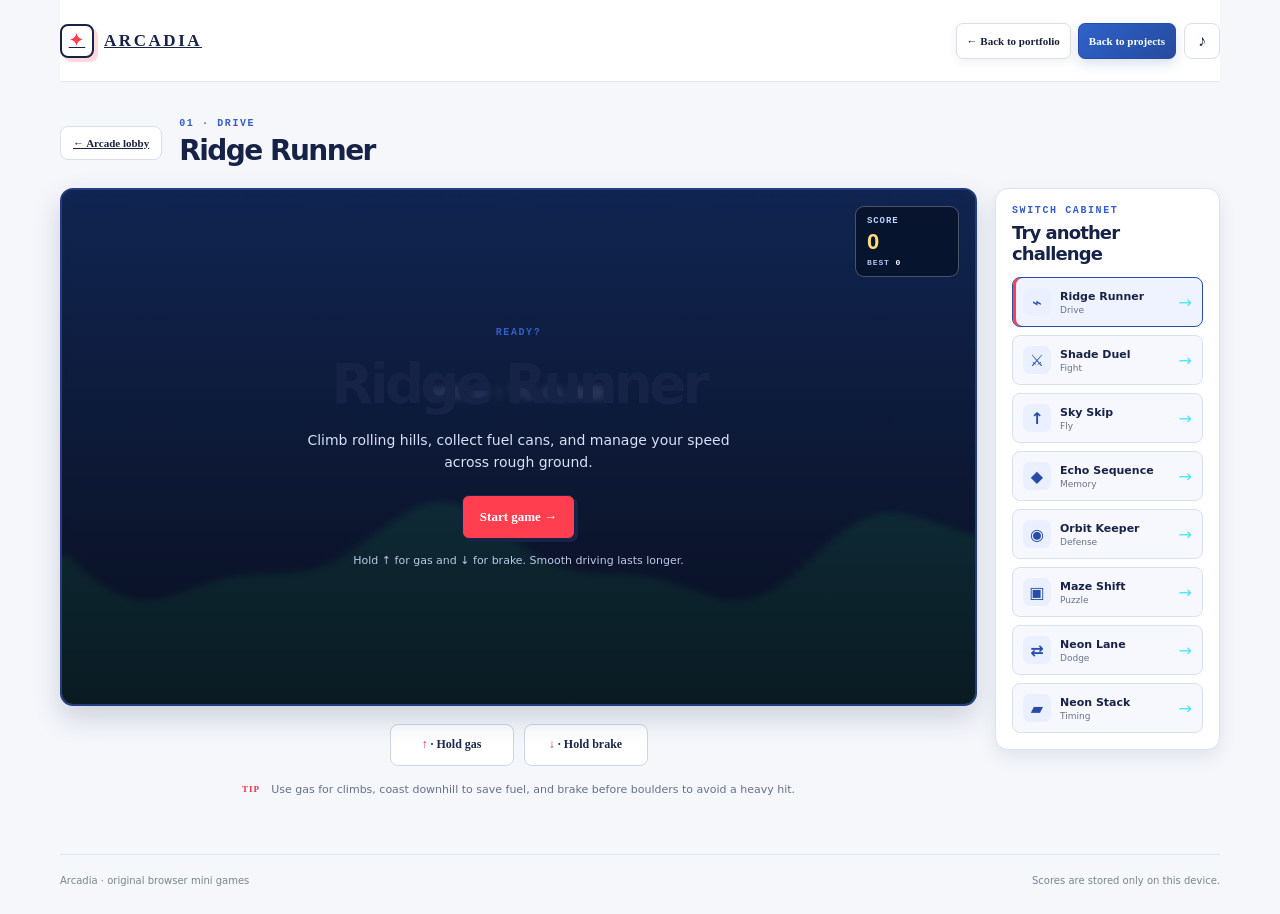
<file: arcadia/game.html>
<!doctype html>
<html lang="en">
<head>
  <meta charset="UTF-8" />
  <meta name="viewport" content="width=device-width, initial-scale=1.0" />
  <meta name="description" content="Play an original Arcadia mini game." />
  <title>Arcadia — Play</title>
  <link rel="stylesheet" href="styles.css" />
  <link rel="stylesheet" href="preview.css" />
  <link rel="stylesheet" href="game-page.css" />
  <link rel="stylesheet" href="game-layout.css" />
  <link rel="stylesheet" href="game-theme.css" />
  <link rel="stylesheet" href="new-games.css" />
  <link rel="stylesheet" href="bonus-games.css" />
  <link rel="stylesheet" href="mobile-input.css" />
</head>
<body class="game-page">
  <div class="ambient one"></div><div class="ambient two"></div>
  <header class="site-header wrap">
    <a class="brand" href="index.html" aria-label="Return to Arcadia lobby"><span>✦</span>ARCADIA</a>
    <div class="header-actions"><div class="portfolio-links"><a class="portfolio-link" href="../index.html">← Back to portfolio</a><a class="portfolio-link portfolio-projects" href="../index.html?return=projects">Back to projects</a></div><button id="sound-button" class="icon-button" aria-label="Toggle sound">♪</button></div>
  </header>
  <main class="wrap">
    <section id="game-screen" class="game-screen">
      <div class="game-topbar"><a id="back-to-lobby" class="back-button" href="index.html">← Arcade lobby</a><div><p id="game-kicker" class="eyebrow">01 · DRIVE</p><h1 id="game-title">Ridge Runner</h1></div><div class="score-panel"><span>SCORE <b id="score">0</b></span><span>BEST <b id="best-score">0</b></span></div></div>
      <div class="play-layout">
      <div class="game-main"><div class="game-shell"><canvas id="game-canvas" width="960" height="540" aria-label="Playable game area"></canvas><div id="game-overlay" class="game-overlay"><p class="eyebrow">READY?</p><h2 id="overlay-title">Ridge Runner</h2><p id="overlay-copy">Climb the hard road, collect fuel cans, and avoid boulders.</p><button id="start-button" class="primary-button">Start game <span>→</span></button><small id="key-hint">Use ↑ to accelerate and ↓ to slow down.</small></div></div>
      <div id="controls" class="controls"></div>
      <div class="game-tip"><span>TIP</span><p id="game-tip-copy">Fuel only drains while you accelerate. Coast when the road allows it.</p></div></div>
      <nav class="cabinet-switcher" aria-label="Choose another game">
        <div class="switcher-heading"><p class="eyebrow">SWITCH CABINET</p><h2>Try another challenge</h2></div>
        <div class="switcher-list">
          <a data-cabinet="ridge" href="game.html?game=ridge"><span class="cabinet-icon ridge-mini">⌁</span><span><b>Ridge Runner</b><small>Drive</small></span><i>→</i></a>
          <a data-cabinet="duel" href="game.html?game=duel"><span class="cabinet-icon duel-mini">⚔</span><span><b>Shade Duel</b><small>Fight</small></span><i>→</i></a>
          <a data-cabinet="sky" href="game.html?game=sky"><span class="cabinet-icon sky-mini">↑</span><span><b>Sky Skip</b><small>Fly</small></span><i>→</i></a>
          <a data-cabinet="echo" href="game.html?game=echo"><span class="cabinet-icon reflex-mini">◆</span><span><b>Echo Sequence</b><small>Memory</small></span><i>→</i></a>
          <a data-cabinet="orbit" href="game.html?game=orbit"><span class="cabinet-icon">◉</span><span><b>Orbit Keeper</b><small>Defense</small></span><i>→</i></a>
          <a data-cabinet="maze" href="game.html?game=maze"><span class="cabinet-icon">▣</span><span><b>Maze Shift</b><small>Puzzle</small></span><i>→</i></a>
          <a data-cabinet="dash" href="game.html?game=dash"><span class="cabinet-icon dash-mini">⇄</span><span><b>Neon Lane</b><small>Dodge</small></span><i>→</i></a>
          <a data-cabinet="stack" href="game.html?game=stack"><span class="cabinet-icon stack-mini">▰</span><span><b>Neon Stack</b><small>Timing</small></span><i>→</i></a>
        </div>
      </nav>
      </div>
    </section>
  </main>
  <footer class="wrap"><span>Arcadia · original browser mini games</span><span>Scores are stored only on this device.</span></footer>
  <div id="toast" role="status" aria-live="polite"></div>
  <script src="game-timing.js?v=restore-1"></script>
  <script src="app.js?v=mobile-controls-2"></script>
  <script src="game-fixes.js?v=restore-1"></script>
  <script src="game-tuning.js?v=restore-1"></script>
  <script src="game-final.js?v=neon-stack-1"></script>
  <script src="mobile-input.js?v=mobile-controls-2"></script>
  <script src="game-music.js?v=restore-1"></script>
</body>
</html>
</file>
<file: styles.css>
@import url('https://fonts.googleapis.com/css2?family=DM+Mono&family=Manrope:wght@400;500;600;700;800&display=swap');
:root{--ink:#f8edff;--muted:#c7acd8;--paper:#12051e;--panel:#21102f;--panel2:#2c1641;--line:#4a2a60;--purple:#c174ff;--pink:#ff8bd5;--glow:#9d40ff}*{box-sizing:border-box}html{scroll-behavior:smooth}body{margin:0;background:radial-gradient(ellipse 55% 20% at 50% 49%,#3a1365 0%,transparent 70%),var(--paper);color:var(--ink);font-family:Manrope,Arial,sans-serif}.wrap{width:min(980px,calc(100% - 44px));margin:auto}.nav{height:78px;display:flex;align-items:center;justify-content:space-between}.brand{color:#fff;font-size:22px;font-weight:800;text-decoration:none}.brand span{color:var(--pink)}nav{display:flex;gap:20px;align-items:center}nav a,.plain{color:var(--muted);font-size:12px;text-decoration:none}.hero{text-align:center;padding:85px 0 110px}.eyebrow{margin:0 0 17px;color:var(--pink);font:10px 'DM Mono';letter-spacing:.16em}.hero:before{content:'✦';display:grid;place-items:center;width:55px;height:55px;margin:0 auto 22px;border:1px solid #854cb0;border-radius:18px;background:linear-gradient(145deg,#7f35a9,#2b1342);box-shadow:0 0 36px #b04dff80;color:#fff;font-size:23px}.hero h1{margin:0;font-size:clamp(42px,6vw,72px);line-height:1;letter-spacing:-.07em}.hero h1 em{color:var(--pink);font-style:normal}.hero>p{max-width:570px;margin:25px auto;color:var(--muted);font-size:15px;line-height:1.75}.button{display:inline-flex;gap:13px;align-items:center;padding:13px 18px;border-radius:9px;background:linear-gradient(110deg,#ad5eff,#e572c8);box-shadow:0 9px 25px #c65cff4d;color:#16051f;font-size:13px;font-weight:800;text-decoration:none}.plain{margin-left:18px;font-weight:700}.available{justify-content:center;display:flex;gap:7px;align-items:center;margin-top:25px;color:#d6bcde;font-size:11px}.available i{width:7px;height:7px;border-radius:50%;background:#80ebbd;box-shadow:0 0 0 4px #214d47}.work,.about,.contact{padding:76px 0;border-top:1px solid #39214e}.title-row{display:flex;justify-content:space-between;align-items:end;gap:25px;margin-bottom:33px}.title-row h2,.about h2,.contact h2{margin:0;font-size:clamp(32px,4.5vw,53px);line-height:1.03;letter-spacing:-.06em}.title-row>p{max-width:210px;margin:0;color:var(--muted);font-size:12px;line-height:1.6}.slider{overflow:hidden;border:1px solid #563269;border-radius:22px;box-shadow:0 26px 65px #0007}.project-track{display:flex;transition:transform .5s cubic-bezier(.2,.8,.2,1);touch-action:pan-y;cursor:grab}.project-track:active{cursor:grabbing}.slide{display:grid;grid-template-columns:.85fr 1.15fr;gap:35px;align-items:center;flex:0 0 100%;padding:42px;background:linear-gradient(135deg,#251236,#180a27)}.campus{background:linear-gradient(135deg,#24103b,#34205c)}.number{display:inline-grid;place-items:center;width:31px;height:31px;border-radius:9px;background:#542c72;color:#f1dfff;font:800 11px 'DM Mono'}.type{margin:18px 0 8px;color:#d39af5;font:10px 'DM Mono';letter-spacing:.12em}.project-info h3{margin:0;font-size:clamp(40px,5vw,61px);line-height:.9;letter-spacing:-.07em}.summary{margin:19px 0;color:#d3badc;font-size:14px;line-height:1.7}.chips{display:flex;flex-wrap:wrap;gap:7px;margin:19px 0}.chips span{padding:6px 9px;border:1px solid #5e3b73;border-radius:999px;background:#2d1940;color:#ecd9f5;font-size:10px;font-weight:800}.project-button{color:#fff;border-bottom:2px solid var(--pink);padding-bottom:4px;font-size:12px;font-weight:800;text-decoration:none}figure{margin:0;overflow:hidden;border:5px solid #5a386e;border-radius:15px;background:#fff;box-shadow:0 18px 40px #0005}figure img{display:block;width:100%}figcaption{padding:10px 13px;color:#685271;font-size:10px}.campus-ui{display:grid;gap:10px;padding:18px;border:1px solid #8655aa;border-radius:16px;background:#201237;box-shadow:0 0 34px #bf6cff45}.campus-ui header{display:flex;align-items:center;gap:8px}.campus-ui header span{display:grid;place-items:center;width:27px;height:27px;border-radius:8px;background:#a760df}.campus-ui header i{margin-left:auto;color:#d9b4ef;font-size:10px;font-style:normal}.ui-card,.ui-grid div{padding:15px;border-radius:11px;background:#34204c}.ui-card small,.ui-grid small{display:block;color:#e3afea;font:9px 'DM Mono';letter-spacing:.1em}.ui-card strong{display:block;margin:7px 0 3px}.ui-card p,.campus-ui footer{margin:0;color:#d9c0e7;font-size:10px}.ui-grid{display:grid;grid-template-columns:1fr 1fr;gap:9px}.ui-grid b{display:block;margin-top:6px}.slider-controls{display:flex;justify-content:center;align-items:center;gap:14px;margin-top:19px}.slider-controls>button,.dots button{border:0;cursor:pointer}.slider-controls>button{display:grid;place-items:center;width:37px;height:37px;border-radius:50%;background:#39204e;color:#fff;font-size:17px}.dots{display:flex;gap:6px}.dots button{width:7px;height:7px;padding:0;border-radius:9px;background:#7a5b89}.dots button.active{width:24px;background:var(--pink)}.about>div:first-of-type{display:flex;justify-content:space-between;gap:35px}.about>div:first-of-type p,.contact p{max-width:410px;color:var(--muted);font-size:14px;line-height:1.7}.principles{display:grid;grid-template-columns:repeat(3,1fr);gap:14px;margin-top:40px}.principles article{padding:21px;border:1px solid #4b2b5f;border-radius:13px;background:#20102e}.principles b{color:var(--pink);font:11px 'DM Mono'}.principles h3{margin:18px 0 7px;font-size:17px}.principles p{margin:0;color:var(--muted);font-size:12px;line-height:1.6}.contact{padding-bottom:90px}.contact h2{max-width:650px;margin-bottom:14px}.contact p{margin-bottom:24px}.footer{display:flex;justify-content:space-between;padding:23px 0;color:#9a7baa;border-top:1px solid #39214e;font-size:10px}.theme-button{display:grid;place-items:center;width:30px;height:30px;padding:0;border:1px solid #63417a;border-radius:50%;background:#2a153d;color:#ffe0a0;font-size:15px;cursor:pointer}body.dark{--paper:#f7f3fb;--ink:#241331;--muted:#725d80;--panel:#fff;--line:#e1d8e7}body.dark{background:#f7f3fb}body.dark .slide,body.dark .principles article{background:#fff;color:#241331}body.dark .summary,body.dark .about p,body.dark .contact p,body.dark .principles p{color:#725d80}body.dark .chips span{background:#f1e9f6;color:#573d68;border-color:#dfcce9}body.dark .nav a,body.dark .plain{color:#725d80}body.dark .theme-button{background:#fff;border-color:#dfcce9;color:#56336c}@media(max-width:700px){.wrap{width:min(100% - 30px,980px)}.nav{height:64px}.nav nav{gap:12px}.nav nav a{font-size:11px}.hero{padding:68px 0 77px}.hero>p{font-size:14px}.work,.about,.contact{padding:56px 0}.title-row,.about>div:first-of-type{align-items:flex-start;flex-direction:column;gap:14px}.slide{grid-template-columns:1fr;gap:27px;padding:25px}.project-info h3{font-size:48px}.campus-ui{order:-1}.principles{grid-template-columns:1fr;margin-top:28px}.footer{font-size:9px}}

/* Keep the SourceSnap interface at a crisp, readable scale in the light portfolio theme. */
.source figure { width: min(100%, 405px); justify-self: center; }

/* Portfolio skills summary */
.skills-showcase{display:grid;grid-template-columns:.72fr 1.28fr;gap:28px;align-items:start;margin-top:42px;padding:26px;border:1px solid #57316b;border-radius:18px;background:linear-gradient(135deg,#21102f,#1a0b28)}.skills-copy .eyebrow{margin-bottom:12px}.skills-copy h3{margin:0;font-size:clamp(23px,3vw,34px);line-height:1.04;letter-spacing:-.055em}.skills-copy p:last-child{margin:15px 0 0;color:var(--muted);font-size:13px;line-height:1.65}.skills-grid{display:grid;grid-template-columns:repeat(2,1fr);gap:10px}.skills-grid article{min-height:102px;padding:15px;border:1px solid #4e2d61;border-radius:12px;background:#29133b}.skills-grid b{display:block;color:#ff8bd5;font:10px 'DM Mono'}.skills-grid strong{display:block;margin:13px 0 5px;color:#fff;font-size:14px}.skills-grid span{display:block;color:#cbb3d7;font-size:11px;line-height:1.45}body.dark .skills-showcase{border-color:#dfcce9;background:#fff}body.dark .skills-grid article{border-color:#e4d9eb;background:#f8f4fb}body.dark .skills-grid strong{color:#241331}body.dark .skills-grid span{color:#725d80}@media(max-width:700px){.brand{font-size:16px}.nav nav{gap:9px}.skills-showcase{grid-template-columns:1fr;gap:22px;margin-top:30px;padding:20px}.skills-grid{grid-template-columns:1fr 1fr}.skills-grid article{min-height:94px;padding:13px}.skills-grid strong{font-size:13px}}
.source figure img { image-rendering: auto; }
body.dark .source figure { border-color: #704282; box-shadow: 0 18px 42px #3b1d4b26; }
body.dark .source figure img { filter: contrast(1.08) saturate(1.08); }
body.dark .source figcaption { color: #493253; font-weight: 700; }
.project-links { display: flex; flex-wrap: wrap; align-items: center; gap: 16px; }
.project-links .secondary-link { border-color: #8b6a9f; color: #e9d8f3; }
body.dark .project-links .secondary-link { color: #573d68; border-color: #cdb6d9; }
@media(max-width:700px) { .project-links { gap: 14px; } }
/* Preserve readable Campus Companion preview content when the portfolio uses its light theme. */
body.dark .campus-ui { color: #fbf6ff; border-color: #8e57b1; background: #201237; }
body.dark .campus-ui header b, body.dark .ui-card strong, body.dark .ui-grid b { color: #ffffff; }
body.dark .campus-ui header i, body.dark .ui-card small, body.dark .ui-grid small { color: #efbef8; }
body.dark .ui-card, body.dark .ui-grid div { background: #392052; }
body.dark .ui-card p, body.dark .campus-ui footer { color: #e4d0ed; }
body.dark .project-button { color: #4b2364; border-color: #d84ebd; }
body.dark .project-links .secondary-link { color: #4b2364; border-color: #9674aa; }
/* Stronger image-level correction for the SourceSnap screenshot's embedded low-contrast UI text. */
body.dark .source figure { background: #eef3fb; }
body.dark .source figure img { filter: contrast(1.42) saturate(1.18) brightness(.96); }
body.dark .source figcaption { color: #3e2948; font-size: 11px; }

/* Final visual polish: clearer hierarchy, calmer cards, and resilient mobile navigation. */
body{background:radial-gradient(900px 500px at 14% -8%,#4b1d70 0%,transparent 62%),radial-gradient(700px 430px at 95% 44%,#31104d 0%,transparent 64%),var(--paper)}
.nav{position:relative;border-bottom:1px solid color-mix(in srgb,var(--line) 70%,transparent)}
.brand{letter-spacing:-.045em}.brand span{display:inline-block}.nav nav a{transition:color .2s ease}.nav nav a:hover{color:var(--ink)}
.hero{position:relative;padding-top:102px;padding-bottom:118px}.hero:after{content:'';position:absolute;z-index:-1;width:290px;height:290px;left:50%;bottom:38px;transform:translateX(-50%);border-radius:50%;background:#b249ff18;filter:blur(8px)}
.available{width:max-content;max-width:100%;margin:25px auto 0;padding:8px 11px;border:1px solid #563269;border-radius:999px;background:#1c0d2a}.available i{flex:0 0 auto}
.work,.about,.contact{border-top-color:#4a2a60}.title-row{margin-bottom:29px}.title-row>p{padding:10px 12px;border-left:2px solid var(--pink);background:#1d0d2b;border-radius:0 9px 9px 0}
.slider{border-radius:24px;background:#1a0b28;box-shadow:0 30px 70px #0008}.slide{min-height:510px;padding:48px}.project-info{align-self:center}.project-info .number{box-shadow:0 7px 18px #0003}.project-button{display:inline-block;transition:transform .2s ease,color .2s ease}.project-button:hover{transform:translateY(-2px);color:#fff}.slider-controls{background:#1a0b28}
.skills-showcase{position:relative;overflow:hidden;border-color:#653c7a;background:linear-gradient(125deg,#26113a,#170923);box-shadow:0 20px 45px #0003}.skills-showcase:after{content:'';position:absolute;width:260px;height:260px;right:-105px;top:-135px;border-radius:50%;background:#b849ff22;filter:blur(10px);pointer-events:none}.skills-copy{position:relative;z-index:1}.skills-grid{position:relative;z-index:1;grid-template-columns:repeat(3,1fr)}.skills-grid article{transition:transform .2s ease,border-color .2s ease,background .2s ease}.skills-grid article:hover{transform:translateY(-3px);border-color:#b96ee7;background:#33194a}
.principles article{transition:transform .2s ease,border-color .2s ease}.principles article:hover{transform:translateY(-3px);border-color:#9f62c7}.contact{padding-top:88px}.contact h2{max-width:690px}.contact-details{box-shadow:0 15px 35px #0003}.footer{padding-top:28px;padding-bottom:30px}
a:focus-visible,button:focus-visible{outline:3px solid #ff8bd5;outline-offset:4px}
body.dark{background:radial-gradient(820px 430px at 6% -9%,#e9dbf5 0%,transparent 60%),radial-gradient(650px 400px at 100% 48%,#e6d6f1 0%,transparent 62%),#f7f3fb}body.dark .available,body.dark .title-row>p,body.dark .slider,body.dark .slider-controls{background:#fff}body.dark .slider{box-shadow:0 25px 60px #3e1d5030}body.dark .skills-showcase{border-color:#dfcce9;background:linear-gradient(135deg,#fff,#f6effa);box-shadow:0 20px 45px #3e1d5020}body.dark .skills-grid article:hover{background:#f0e5f6;border-color:#bc94d1}
@media(max-width:700px){.nav{height:auto;min-height:64px}.brand{font-size:15px}.nav nav a[href*="linkedin.com"]{display:none}.nav nav{gap:8px}.nav nav a{font-size:10px}.hero{padding-top:72px;padding-bottom:82px}.available{font-size:10px}.title-row>p{max-width:100%;padding:8px 10px}.slide{min-height:0;padding:28px 25px}.skills-grid{grid-template-columns:1fr 1fr}.skills-grid article{min-height:98px}.contact{padding-top:60px}.footer{gap:14px;flex-direction:column}}


/* Expandable project details keep the carousel concise while showing useful proof of functionality. */
.feature-toggle{display:flex;align-items:center;justify-content:space-between;width:100%;margin:18px 0 0;padding:11px 13px;border:1px solid #5e3b73;border-radius:10px;background:#21102f;color:#f8edff;font:800 12px Manrope,Arial,sans-serif;cursor:pointer;text-align:left;transition:border-color .2s ease,background .2s ease}.feature-toggle:hover{border-color:#ff8bd5;background:#2b1640}.feature-toggle span{display:grid;place-items:center;width:18px;height:18px;border:1px solid #8e5cab;border-radius:50%;color:#ff8bd5;font-size:15px;line-height:1;transition:transform .2s ease}.feature-toggle[aria-expanded="true"] span{transform:rotate(180deg);background:#5b3174;color:#fff}.feature-panel{display:none;margin:11px 0 0;padding:13px 14px;border:1px solid #59336f;border-radius:11px;background:#1c0d2a}.feature-panel.is-open{display:block;animation:featureReveal .22s ease-out}.feature-panel p{margin:0 0 8px;color:#d99af7;font:10px 'DM Mono';letter-spacing:.12em}.feature-panel ul{display:grid;gap:7px;margin:0;padding:0;list-style:none}.feature-panel li{position:relative;padding-left:14px;color:#d9c3e4;font-size:11px;line-height:1.45}.feature-panel li:before{content:'•';position:absolute;left:0;color:#ff8bd5}@keyframes featureReveal{from{opacity:0;transform:translateY(-5px)}to{opacity:1;transform:translateY(0)}}body.dark .feature-toggle{color:#3d254b;background:#fff;border-color:#d8c3e3}body.dark .feature-toggle span{border-color:#b895cb;color:#8d3db0}body.dark .feature-panel{border-color:#decfe6;background:#f8f3fb}body.dark .feature-panel p{color:#8d3db0}body.dark .feature-panel li{color:#624b6e}@media(max-width:700px){.feature-toggle{margin-top:15px}.feature-panel{padding:12px}.feature-panel li{font-size:10px}}
.feature-panel + .project-button,.feature-panel + .project-links{margin-top:14px}.feature-panel + .project-links{display:flex}.feature-panel + .project-button{display:inline-block}.project-detail-label,.technical-proof-label{display:block;color:#d99af7;font:10px 'DM Mono';letter-spacing:.12em}.project-detail-label{margin:0 0 8px}.technical-proof-label{margin:20px 0 -11px}body.dark .project-detail-label,body.dark .technical-proof-label{color:#8d3db0}@media(max-width:700px){.technical-proof-label{margin-top:17px}}
/* Mobile project flow: details first, visual proof next, then actions. Desktop remains unchanged. */
.portfolio-return-bar{display:flex;align-items:center;justify-content:space-between;gap:16px;padding:0 0 28px}.back-to-top,.portfolio-projects-link{display:inline-flex;align-items:center;justify-content:center;min-height:42px;padding:0 15px;border:1px solid #694280;border-radius:10px;color:#f8efff;font-size:12px;font-weight:800;text-decoration:none;transition:background .18s,border-color .18s,transform .18s}.back-to-top{background:#342046}.portfolio-projects-link{border-color:#d969bd;background:#e96ec8;color:#1d0a28}.back-to-top:hover,.back-to-top:focus-visible{border-color:#d969bd;background:#47245d;outline:none;transform:translateY(-2px)}.portfolio-projects-link:hover,.portfolio-projects-link:focus-visible{background:#f486d6;outline:none;transform:translateY(-2px)}body.dark .back-to-top{border-color:#dbc7e7;background:#fff;color:#241331}body.dark .portfolio-projects-link{border-color:#a9428d;background:#d764b7;color:#fff}@media(max-width:700px){.portfolio-return-bar{flex-direction:column;align-items:stretch;padding-bottom:22px}.back-to-top,.portfolio-projects-link{width:100%}
  #project-track .slide{display:flex;flex-direction:column;align-items:stretch;gap:0;min-height:0}
  #project-track .slide .project-info{display:contents}
  #project-track .slide>figure,
  #project-track .slide>.campus-ui,
  #project-track .slide>.arcadia-ui{order:2;width:100%;margin:26px 0 0}
  #project-track .slide>.campus-ui{order:2!important}
  #project-track .slide .project-info>.feature-toggle,
  #project-track .slide .project-info>.feature-panel,
  #project-track .slide .project-info>.project-button,
  #project-track .slide .project-info>.project-links{order:3}
  #project-track .slide .project-info>.feature-toggle{margin-top:22px}
  #project-track .slide .project-info>.feature-panel{margin-top:11px}
  #project-track .slide .project-info>.project-button,
  #project-track .slide .project-info>.project-links{margin-top:14px}
  #project-track .slide .project-info>.project-links{gap:13px}
}
html{scroll-behavior:smooth}


/* CareFlow portfolio card: match the scale and visual weight of the other projects. */
.careflow { background: linear-gradient(135deg, #dff6ef 0%, #dceaff 100%) !important; }
.careflow .project-info { align-self: center; }
.careflow .project-info h3 { color: #123d68 !important; }
.careflow .summary { color: #365d80 !important; }
.careflow .project-button { color: #0f4f82 !important; border-bottom-color: #2aa886 !important; }
.careflow .feature-toggle { border-color: #2c6b86 !important; background: #123d68 !important; color: #fff !important; }
.careflow .careflow-preview { width: min(100%, 488px); min-height: 370px; padding: 22px; border: 1px solid #7fc6b1; border-radius: 18px; background: linear-gradient(145deg, #fbfffd, #ecf8ff); box-shadow: 0 20px 42px #326e7430; }
.careflow .careflow-preview-head { font-size: 16px; }
.careflow .careflow-ticket { padding: 22px; border-radius: 14px; }
.careflow .careflow-ticket strong { font-size: 20px; }
.careflow .careflow-ticket > b { font-size: 30px; }
.careflow .careflow-queue { padding: 18px; border-radius: 13px; }
.careflow .careflow-queue b { font-size: 16px; }
@media (max-width: 700px) { .careflow .careflow-preview { min-height: 0; padding: 16px; } .careflow .careflow-ticket { padding: 16px; } }


/* CareFlow proof: show the patient and staff workflows as real product screens. */
.careflow .careflow-preview { display: grid; gap: 11px; min-height: 0; margin: 0; padding: 15px; }
.careflow .careflow-preview-head { font-size: 14px; }
.careflow .careflow-preview-head i { font-size: 9px; }
.careflow .careflow-screens { display: grid; grid-template-columns: 1fr 1fr; gap: 9px; }
.careflow .careflow-screens > div { overflow: hidden; border: 1px solid #8fc4ba; border-radius: 10px; background: #f9fffd; }
.careflow .careflow-screens img { display: block; width: 100%; height: 112px; object-fit: cover; object-position: top; }
.careflow .careflow-screens p { display: grid; gap: 2px; margin: 0; padding: 8px; color: #214f72; }
.careflow .careflow-screens p b { font-size: 11px; }
.careflow .careflow-screens p span { color: #5b7891; font-size: 9px; }
.careflow .careflow-preview figcaption { color: #456d83; font-size: 10px; }
@media (max-width: 700px) { .careflow .careflow-screens img { height: 96px; } }


/* Campus Companion gets its own indigo identity, distinct from SourceSnap's violet. */
.campus { background: linear-gradient(135deg, #102852 0%, #183f70 58%, #24517d 100%) !important; }
.campus .number { background: #286bc0; color: #eaf5ff; }
.campus .type { color: #7ed8ff; }
.campus .project-info h3 { color: #f2f8ff; }
.campus .summary { color: #c5dff3; }
.campus .technical-proof-label { color: #7ed8ff; }
.campus .chips span { border-color: #6897c6; color: #d9ecff; background: #17385f; }
.campus .project-button { color: #f3f9ff; border-bottom-color: #62d4ff; }
.campus .feature-toggle { border-color: #5d95c6; background: #13355d; color: #f6fbff; }
.campus .feature-panel { border-color: #5d95c6; background: #102d50; color: #e8f5ff; }
.campus .project-screenshot { border-color: #6da4dc; box-shadow: 0 16px 34px #06183070; }
.campus .project-screenshot figcaption { color: #294d70; }
</file>
<file: arcadia/styles.css>
:root{--ink:#f5f7ff;--muted:#a9b5d5;--paper:#070a18;--panel:#111937;--line:#2d3d72;--cyan:#45e5ff;--pink:#ff4fa3;--yellow:#ffce51;--shadow:#01030dbb}*{box-sizing:border-box}html{scroll-behavior:smooth}body{min-width:320px;margin:0;overflow-x:hidden;color:var(--ink);font-family:Inter,ui-sans-serif,system-ui,-apple-system,"Segoe UI",sans-serif;background:radial-gradient(circle at 6% 8%,#143d73 0,transparent 28%),radial-gradient(circle at 93% 18%,#47205d 0,transparent 27%),linear-gradient(135deg,#070a18 25%,#0b1030 25% 50%,#070a18 50% 75%,#0b1030 75%);background-size:auto,auto,44px 44px}.wrap{width:min(1160px,calc(100% - 40px));margin:auto}.ambient{position:fixed;z-index:-1;width:480px;height:480px;border-radius:50%;filter:blur(110px);opacity:.18;pointer-events:none}.ambient.one{left:-210px;bottom:-130px;background:var(--cyan)}.ambient.two{right:-210px;top:100px;background:var(--pink)}.site-header{display:flex;align-items:center;justify-content:space-between;height:82px;border-bottom:1px solid #ffffff18}.brand{display:flex;align-items:center;gap:10px;border:0;background:transparent;color:var(--ink);font:900 17px/1 Inter;letter-spacing:.15em;cursor:pointer}.brand span{display:grid;place-items:center;width:34px;height:34px;border:2px solid var(--cyan);border-radius:8px;background:#0e1d45;color:var(--cyan);box-shadow:4px 4px 0 #ff4fa344}.header-actions{display:flex;gap:8px;align-items:center}.icon-button,.text-button,.back-button{border:1px solid var(--line);background:#0c1330;color:var(--ink);cursor:pointer;transition:transform .18s,border-color .18s,background .18s}.icon-button:hover,.text-button:hover,.back-button:hover{transform:translateY(-2px);border-color:var(--cyan)}.icon-button{display:grid;place-items:center;width:36px;height:36px;border-radius:8px;font-size:16px}.text-button{padding:9px 11px;border-radius:8px;color:var(--muted);font:800 11px Inter}.lobby{display:grid;grid-template-columns:1.4fr .75fr;gap:28px;padding:75px 0 58px}.hero-copy{padding:13px 0}.eyebrow{margin:0 0 14px;color:var(--cyan);font:900 10px ui-monospace,SFMono-Regular,Menlo,monospace;letter-spacing:.16em}.hero-copy h1{max-width:700px;margin:0;font-size:clamp(49px,7vw,86px);line-height:.88;letter-spacing:-.08em;text-shadow:5px 5px 0 #ff4fa32e}.hero-copy h1 em{color:var(--pink);font-style:normal}.hero-copy>p:not(.eyebrow){max-width:570px;margin:25px 0;color:var(--muted);font-size:16px;line-height:1.7}.hero-stats{display:flex;gap:10px;flex-wrap:wrap}.hero-stats span{padding:9px 12px;border:1px solid var(--line);border-radius:7px;background:#0b1230;color:var(--muted);font:800 11px Inter}.hero-stats b{margin-right:5px;color:var(--yellow);font-size:14px}.daily-card{align-self:center;padding:27px;border:1px solid #4360ad;border-radius:12px;background:linear-gradient(145deg,#142354,#0d1330);box-shadow:8px 8px 0 #03051b88}.pulse{display:flex;align-items:center;gap:10px;margin:7px 0 13px;font-size:17px}.pulse i{width:10px;height:10px;border-radius:50%;background:var(--pink);box-shadow:0 0 0 6px #ff4fa32b}.daily-card>p:not(.eyebrow){color:var(--muted);font-size:13px;line-height:1.65}.streak{display:flex;align-items:end;justify-content:space-between;margin-top:30px;padding-top:16px;border-top:1px solid #ffffff16}.streak span{color:#a5b4dc;font:900 9px ui-monospace;letter-spacing:.1em}.streak b{color:var(--yellow);font-size:28px}.game-grid{grid-column:1/-1;display:grid;grid-template-columns:repeat(2,minmax(0,1fr));gap:18px}.game-card{display:flex;min-height:260px;flex-direction:column;padding:22px;border:1px solid #3a4f90;border-radius:14px;background:linear-gradient(145deg,#162454,#0c1330);box-shadow:7px 7px 0 #0204138f;transition:transform .2s,border-color .2s,box-shadow .2s}.game-card:hover{transform:translate(-3px,-4px);border-color:var(--cyan);box-shadow:11px 11px 0 #0204138f}.game-card.ridge{background:linear-gradient(145deg,#17394e,#0d1630)}.game-card.duel{background:linear-gradient(145deg,#4d1744,#17102f)}.game-card.sky{background:linear-gradient(145deg,#173d72,#101632)}.game-card.reflex{background:linear-gradient(145deg,#352462,#15102b)}.card-icon{display:grid;place-items:center;width:45px;height:45px;border:1px solid #ffffff34;border-radius:8px;background:#ffffff14;color:var(--cyan);font-size:22px}.game-card p{margin:20px 0 8px;color:#9bdcff;font:900 9px ui-monospace;letter-spacing:.12em}.game-card h2{margin:0;font-size:27px;letter-spacing:-.06em}.game-card>span{max-width:390px;margin-top:10px;color:#d2daf2;font-size:13px;line-height:1.55}.game-card>div:last-child{display:flex;align-items:center;justify-content:space-between;gap:9px;margin-top:auto;padding-top:18px}.game-card b{color:#b6c4e6;font-size:10px}.game-card button,.primary-button{border:1px solid #ff7bc0;border-radius:7px;background:var(--pink);color:#240519;font:900 11px Inter;cursor:pointer;box-shadow:3px 3px 0 #390a32}.game-card button{padding:10px 11px}.game-card button:hover,.primary-button:hover{filter:brightness(1.1);transform:translate(-1px,-1px)}.game-card button i{font-style:normal;font-size:14px}.game-screen{padding:36px 0 58px}.game-topbar{display:grid;grid-template-columns:auto 1fr auto;align-items:center;gap:17px;margin-bottom:21px}.back-button{padding:10px 12px;border-radius:8px;font:800 11px Inter}.game-topbar h2{margin:0;font-size:28px;letter-spacing:-.055em}.game-topbar .eyebrow{margin-bottom:5px}.score-panel{display:flex;gap:8px}.score-panel span{display:grid;gap:3px;min-width:75px;padding:9px 11px;border:1px solid var(--line);border-radius:8px;background:#0b1330;color:#b7c6eb;font:900 9px ui-monospace;letter-spacing:.08em}.score-panel b{color:var(--yellow);font:900 18px Inter;letter-spacing:-.04em}.game-shell{position:relative;overflow:hidden;border:2px solid #415da8;border-radius:13px;background:#0a0d1b;box-shadow:10px 10px 0 #02041396}.game-shell canvas{display:block;width:100%;height:auto;max-height:calc(100vh - 235px);touch-action:none}.game-overlay{position:absolute;inset:0;display:grid;place-content:center;justify-items:center;padding:26px;text-align:center;background:linear-gradient(#0b1230ad,#060812e8);backdrop-filter:blur(3px)}.game-overlay[hidden]{display:none}.game-overlay h3{margin:0;font-size:clamp(34px,5vw,55px);letter-spacing:-.07em}.game-overlay p:not(.eyebrow){max-width:430px;margin:13px auto 21px;color:#d8e0fa;font-size:14px;line-height:1.6}.primary-button{padding:13px 17px;font-size:13px}.primary-button span{font-size:16px}.game-overlay small{margin-top:15px;color:#bdc8e8;font-size:11px}.controls{display:flex;justify-content:center;gap:10px;margin:17px 0;min-height:42px}.control-button{min-width:124px;padding:12px;border:1px solid #4564b0;border-radius:8px;background:#101b41;color:#fff;font:900 12px Inter;cursor:pointer}.control-button:hover,.control-button:focus-visible{border-color:var(--cyan);color:var(--cyan);outline:none}.control-button:active{transform:translateY(2px);background:#1c2b5d}.control-button b{color:var(--yellow)}.control-note{display:inline-flex;align-items:center;color:var(--muted);font-size:12px;font-weight:800}.game-tip{display:flex;gap:11px;align-items:center;justify-content:center;color:#b7c2dd;font-size:11px}.game-tip span{color:var(--pink);font:900 9px ui-monospace;letter-spacing:.12em}.game-tip p{margin:0}.toast{position:fixed;right:22px;bottom:22px;z-index:4;padding:12px 14px;border:1px solid #6b86d0;border-radius:8px;background:#eaf4ff;color:#17234a;font:900 12px Inter;box-shadow:5px 5px 0 #11193644;transform:translateY(90px);opacity:0;transition:.25s}.toast.show{transform:translateY(0);opacity:1}footer{display:flex;justify-content:space-between;gap:12px;padding:20px 0 28px;border-top:1px solid #ffffff16;color:#8f9dc0;font-size:10px}body.light{--ink:#121b3d;--muted:#475a87;--paper:#edf3ff;--panel:#fff;--line:#c1d1f4;background:radial-gradient(circle at 8% 8%,#bcefff 0,transparent 28%),radial-gradient(circle at 93% 18%,#ffd0e9 0,transparent 27%),linear-gradient(135deg,#edf3ff 25%,#e4ecfb 25% 50%,#edf3ff 50% 75%,#e4ecfb 75%);background-size:auto,auto,44px 44px}body.light .site-header{border-color:#cbd7ee}body.light .icon-button,body.light .text-button,body.light .back-button{background:#fff;color:#182347;border-color:#bfd0f2}body.light .daily-card{background:linear-gradient(145deg,#fff,#eaf2ff);border-color:#afc6ef;box-shadow:7px 7px 0 #7890bd29}body.light .game-card{box-shadow:7px 7px 0 #7890bd24;border-color:#b7c9ed}body.light .game-card>span,body.light .game-card b{color:#41537d}body.light .hero-stats span{background:#fff;border-color:#c6d4ef}body.light .game-shell{box-shadow:10px 10px 0 #7890bd33}body.light footer{border-color:#cad8ef}@media(max-width:820px){.lobby{grid-template-columns:1fr;padding-top:53px}.daily-card{max-width:530px}.game-topbar{grid-template-columns:auto 1fr}.score-panel{grid-column:1/-1}.game-shell canvas{max-height:none}}@media(max-width:600px){.wrap{width:min(100% - 28px,1160px)}.site-header{height:68px}.text-button{display:none}.lobby{padding:42px 0}.hero-copy h1{font-size:51px}.hero-copy>p:not(.eyebrow){font-size:14px}.game-grid{grid-template-columns:1fr}.game-card{min-height:220px}.game-topbar{gap:11px}.game-topbar h2{font-size:23px}.score-panel span{min-width:0;flex:1}.game-shell{border-radius:11px}.game-overlay h3{font-size:35px}.controls{display:grid;grid-template-columns:1fr 1fr}.control-button{min-width:0}.game-tip{text-align:center;align-items:flex-start}.game-tip p{line-height:1.5}footer{flex-direction:column}}
</file>
<file: arcadia/preview.css>
/* Arcade cabinet previews on the game-selection page. */
.game-card{min-height:0;padding:0;overflow:hidden}.game-card:hover{transform:translate(-3px,-4px)}.game-preview{position:relative;isolation:isolate;height:210px;overflow:hidden;border-bottom:1px solid #ffffff22;background:#0c1433}.game-preview>b{position:absolute;z-index:5;left:15px;bottom:13px;color:#fff;font:900 9px ui-monospace,SFMono-Regular,Menlo,monospace;letter-spacing:.12em;text-shadow:0 2px 5px #000}.game-card-copy{display:flex;min-height:190px;flex-direction:column;padding:19px 21px 20px}.game-card .game-card-copy p{margin:0 0 7px}.game-card .game-card-copy h2{margin:0}.game-card .game-card-copy>span{margin-top:9px;color:#d2daf2;font-size:13px;line-height:1.55}.play-link{display:inline-flex;align-items:center;justify-content:space-between;gap:15px;align-self:flex-start;margin-top:auto;padding:10px 12px;border:1px solid #ff7bc0;border-radius:7px;background:#ff4fa3;color:#240519;font:900 11px Inter;text-decoration:none;box-shadow:3px 3px 0 #390a32;transition:transform .18s,filter .18s}.play-link:hover,.play-link:focus-visible{filter:brightness(1.1);outline:none;transform:translate(-1px,-1px)}.play-link i{font-size:15px;font-style:normal}.ridge-preview{background:linear-gradient(#48b6dc 0 58%,#f5b85a 58% 60%,#173f39 60%)}.preview-sun{position:absolute;top:30px;right:65px;width:44px;height:44px;border-radius:50%;background:#ffdf74;box-shadow:0 0 24px #ffdf74aa}.preview-hill{position:absolute;z-index:2;bottom:-80px;width:310px;height:170px;border-radius:50% 50% 0 0;background:#245a47}.hill-one{left:-35px;transform:rotate(-11deg)}.hill-two{right:-20px;height:205px;background:#173d36;transform:rotate(14deg)}.preview-fuel{position:absolute;z-index:4;right:160px;bottom:75px;display:grid;place-items:center;width:25px;height:32px;border-radius:4px;background:#ffcf43;color:#27344b;font:900 14px Inter}.preview-car{position:absolute;z-index:4;left:105px;bottom:50px;transform:rotate(-13deg);padding:8px 13px;border-radius:8px;background:#ff5da4;color:#fff;font-size:26px;line-height:.5;box-shadow:-10px 16px 0 -5px #132239,23px 16px 0 -5px #132239}.duel-preview{background:radial-gradient(circle at 68% 33%,#ffd1ff 0 10%,transparent 11%),linear-gradient(145deg,#370b3d,#110b29)}.preview-moon{position:absolute;top:28px;right:80px;width:55px;height:55px;border-radius:50%;background:#f2d4ff;box-shadow:0 0 35px #d992ffcc}.fighter{position:absolute;z-index:2;bottom:44px;font-size:70px;filter:drop-shadow(0 6px 0 #0008)}.fighter.one{left:120px;color:#ff6ebc;transform:rotate(-22deg)}.fighter.two{right:125px;color:#8f88ff;transform:scaleX(-1) rotate(-22deg)}.slash{position:absolute;z-index:3;left:48%;top:38%;color:#ffda70;font:900 100px/1 Arial;text-shadow:0 0 22px #ffda70}.sky-preview{background:linear-gradient(#51bbff,#254d9b 58%,#15153a)}.cloud{position:absolute;width:110px;height:28px;border-radius:30px;background:#effbff99}.cloud:before,.cloud:after{position:absolute;bottom:0;border-radius:50%;background:inherit;content:""}.cloud:before{left:18px;width:38px;height:38px}.cloud:after{right:15px;width:48px;height:48px}.cloud-a{top:45px;left:70px}.cloud-b{top:125px;right:55px;transform:scale(.6)}.gate{position:absolute;top:-10px;width:40px;height:115px;border:9px solid #f6c65b;border-bottom:0;box-shadow:0 0 15px #ffe18699}.gate:after{position:absolute;bottom:-174px;left:-9px;width:40px;height:115px;border:9px solid #f6c65b;border-top:0;content:""}.gate-one{left:285px}.gate-two{right:105px;top:67px;transform:scale(.75)}.glider{position:absolute;z-index:3;left:145px;top:105px;color:#ff65ab;font-size:46px;text-shadow:0 0 20px #ff65ab}.reflex-preview{background:radial-gradient(circle at 50% 50%,#2e1a63,#110d29 72%)}.grid-dot{position:absolute;width:5px;height:5px;border-radius:50%;background:#b69fff}.d1{top:34px;left:23%}.d2{top:54%;right:22%}.d3{bottom:28px;left:40%}.target{position:absolute;top:49%;left:52%;z-index:2;transform:translate(-50%,-50%);color:#ff61b1;font:900 92px/1 Arial;text-shadow:0 0 24px #ff61b1,0 0 55px #b37aff}.reflex-preview:before,.reflex-preview:after{position:absolute;z-index:1;top:50%;left:50%;width:105px;height:105px;border:1px solid #b487ff;content:"";transform:translate(-50%,-50%) rotate(45deg)}.reflex-preview:after{width:155px;height:155px;border-color:#ff68b355}@media(max-width:600px){.game-preview{height:185px}.game-card-copy{min-height:174px}.fighter.one{left:75px}.fighter.two{right:75px}.gate-one{left:225px}.preview-fuel{right:110px}}
</file>
<file: arcadia/library.css>
.library-page{background:#f5f7fb;color:#171d2d}.library-header{width:100%;padding:0 4.5vw;background:#fff;border-bottom:1px solid #e4e8ef}.library-header .brand{color:#171d2d}.library-header .brand span{border-color:#171d2d;background:#fff;color:#ff3e4f;box-shadow:4px 4px 0 #ff3e4f33}.category-nav{display:flex;gap:5px;margin-left:18px}.category-chip{border:0;border-radius:6px;background:transparent;color:#5d6578;padding:8px 9px;font:800 11px Inter;cursor:pointer}.category-chip:hover,.category-chip.active{background:#172247;color:#fff}.game-search{display:flex;align-items:center;gap:7px;width:min(300px,26vw);padding:9px 11px;border-radius:7px;background:#f3f5f8;color:#667085}.game-search input{width:100%;border:0;outline:0;background:transparent;color:#202638;font:13px Inter}.game-search input::placeholder{color:#7c8495}.library-header .icon-button,.library-header .text-button{background:#fff;color:#1a233d;border-color:#d9e0eb}.portfolio-link{display:inline-flex;align-items:center;min-height:36px;padding:0 11px;border:1px solid #b9c8e3;border-radius:7px;background:#fff;color:#172247;font:800 11px Inter;text-decoration:none;white-space:nowrap;transition:.18s}.portfolio-link:hover,.portfolio-link:focus-visible{border-color:#274ca8;background:#edf3ff;color:#274ca8;outline:none}.library-shell{width:min(1340px,calc(100% - 70px));margin:0 auto}.game-library{padding:38px 0 55px}.library-intro{display:flex;align-items:end;justify-content:space-between;gap:20px;margin:0 0 28px}.library-intro .eyebrow{color:#365ec6}.library-intro h1{margin:0;color:#172247;font-size:clamp(34px,4vw,54px);line-height:.91;letter-spacing:-.075em}.library-stats{display:flex;gap:8px;flex-wrap:wrap;justify-content:flex-end}.library-stats span{padding:8px 10px;border:1px solid #dde4f0;border-radius:7px;background:#fff;color:#68738a;font-size:11px}.library-stats b{color:#274ca8;font-size:14px}.tile-grid{display:grid;grid-template-columns:repeat(4,minmax(0,1fr));gap:17px}.game-tile{overflow:hidden;border:1px solid #e1e6ef;border-radius:11px;background:#fff;color:#172247;text-decoration:none;box-shadow:0 4px 14px #1c2d5312;transition:transform .18s,box-shadow .18s}.game-tile:hover,.game-tile:focus-visible{outline:0;transform:translateY(-5px);box-shadow:0 14px 26px #1c2d5329}.tile-art{position:relative;height:190px;overflow:hidden}.tile-caption{display:flex;align-items:end;justify-content:space-between;gap:8px;padding:14px}.tile-caption p{margin:0 0 4px;color:#65779f;font:900 9px ui-monospace;letter-spacing:.12em}.tile-caption h2{margin:0;font-size:18px;letter-spacing:-.05em}.tile-caption span{display:block;margin-top:4px;color:#6e7688;font-size:10px}.tile-caption>b{padding:7px 8px;border-radius:5px;background:#172247;color:#fff;font:900 9px Inter;white-space:nowrap}.empty-results{padding:45px;text-align:center;color:#68738a}.library-footer{display:flex;justify-content:space-between;gap:12px;width:min(1340px,calc(100% - 70px));margin:auto;padding:18px 0 28px;border-top:1px solid #e2e7ef;color:#7b8494;font-size:10px}body.light.library-page{background:#f5f7fb;color:#171d2d}.library-page .ambient{display:none}@media(max-width:1080px){.tile-grid{grid-template-columns:repeat(3,1fr)}.category-nav{display:none}.game-search{width:220px}}@media(max-width:780px){.library-header{height:auto;min-height:67px;padding:11px 20px;gap:11px;flex-wrap:wrap}.library-header .brand{margin-right:auto}.library-header .header-actions{width:100%;justify-content:space-between}.game-search{width:calc(100% - 184px);max-width:none}.library-shell,.library-footer{width:min(100% - 32px,1340px)}.library-intro{align-items:flex-start;flex-direction:column}.library-stats{justify-content:flex-start}.tile-grid{grid-template-columns:repeat(2,minmax(0,1fr));gap:12px}.tile-art{height:165px}}@media(max-width:460px){.library-header .header-actions{gap:8px}.game-search{width:100%;order:2}.portfolio-link{margin-left:auto}.tile-grid{grid-template-columns:1fr}.tile-art{height:190px}.library-footer{flex-direction:column}.library-header .text-button{display:none}}
/* Prevent accidental double-tap zoom and text selection on navigation controls. */
.portfolio-link,.game-tile,.category-chip,.text-button{touch-action:manipulation;-webkit-user-select:none;user-select:none}
.portfolio-links{display:flex;align-items:center;gap:7px}.portfolio-link.portfolio-projects{border-color:#274ca8;background:#edf3ff;color:#274ca8}@media(max-width:780px){.portfolio-links{margin-left:auto}}@media(max-width:460px){.portfolio-links{width:100%;order:3}.portfolio-links .portfolio-link{flex:1;justify-content:center;margin-left:0;padding:0 7px;font-size:10px}}
html{scroll-behavior:smooth}.portfolio-links .portfolio-link{transition:transform .2s ease,box-shadow .2s ease,background .2s ease,border-color .2s ease}.portfolio-links .portfolio-link:first-child{box-shadow:0 3px 10px #1c2d5312}.portfolio-links .portfolio-projects{border-color:#274ca8;background:linear-gradient(135deg,#2f62ca,#254b9d);color:#fff;box-shadow:0 5px 12px #274ca82b}.portfolio-links .portfolio-link:hover,.portfolio-links .portfolio-link:focus-visible{transform:translateY(-2px);box-shadow:0 8px 16px #274ca830}
</file>
<file: arcadia/new-games.css>
.orbit-art{display:grid;place-items:center;background:radial-gradient(circle,#70e4ff 0 12%,#1b3d74 13% 35%,#101b43 36%)}.orbit-art span{color:#dffcff;font-size:72px;text-shadow:0 0 24px #64dfff}.orbit-art i{position:absolute;color:#ffd36c;font:900 110px/1 Arial;transform:rotate(-38deg)}.maze-art{display:grid;place-items:center;background:repeating-linear-gradient(90deg,#1d4660 0 15px,#7ed5df 15px 22px,#1d4660 22px 37px),repeating-linear-gradient(#18334e 0 16px,#2f7893 16px 23px,#18334e 23px 39px);background-blend-mode:screen}.maze-art span{color:#f9e5a0;font-size:82px;text-shadow:0 0 20px #f4ba4d}.maze-art i{position:absolute;right:19%;bottom:18%;color:#fff;font-size:26px}
.dash-art{background:linear-gradient(135deg,#10234d,#2366a4)}.dash-road{position:absolute;inset:-20px 30% -20px;background:repeating-linear-gradient(90deg,#14294c 0 29%,#8fbef033 29% 32%,#14294c 32% 64%);transform:skewX(-9deg)}.dash-car{position:absolute;z-index:1;font:900 50px/1 Arial;font-style:normal;color:#ff7eb0;text-shadow:0 5px #642747}.dash-one{left:20%;top:22%;transform:rotate(90deg)}.dash-two{right:18%;top:42%;color:#ffcf70;transform:rotate(90deg)}.dash-player{left:43%;bottom:18%;font:900 62px/1 Arial;color:#74e6ff;transform:rotate(90deg);text-shadow:0 5px #246d86}.stack-art{display:grid;place-items:center;background:linear-gradient(145deg,#26134b,#642c88)}.stack-art span,.stack-art i,.stack-art b{position:absolute;height:25px;border-radius:5px}.stack-art span{width:65%;bottom:22%;background:#7c5ce1}.stack-art i{width:42%;bottom:37%;background:#ff86bf}.stack-art b{width:25%;bottom:52%;background:#7de5dc;animation:stackFloat 1.8s ease-in-out infinite}@keyframes stackFloat{50%{transform:translateY(14px)}}
</file>
<file: arcadia/mobile-input.css>
/* Interactive game controls should feel like controls on touch screens. */
.portfolio-link,.back-button,.control-button,.primary-button,.game-tile,.category-chip,.text-button,.switcher-list a{
  touch-action:manipulation;
  -webkit-user-select:none;
  user-select:none;
  -webkit-touch-callout:none;
  -webkit-tap-highlight-color:transparent;
}
</file>
<file: careflow/styles.css>
:root{--ink:#102a57;--muted:#64748b;--line:#dbe7f4;--paper:#f5f9fe;--card:#fff;--blue:#2869ef;--blue-soft:#eaf2ff;--mint:#20b68b;--mint-soft:#e3f8f0;--purple:#7b61ff;--amber:#e79b28;--shadow:0 18px 48px #183a6a16}*{box-sizing:border-box}body{margin:0;background:var(--paper);color:var(--ink);font-family:Inter,ui-sans-serif,system-ui,-apple-system,"Segoe UI",sans-serif}.app-shell{min-height:100vh}.topbar{height:76px;padding:0 clamp(18px,5vw,74px);display:flex;align-items:center;gap:26px;background:#fff;border-bottom:1px solid var(--line);position:sticky;top:0;z-index:4}.brand{display:flex;align-items:center;gap:9px;color:var(--ink);text-decoration:none;font-weight:800;font-size:22px;letter-spacing:-1px}.brand span{display:grid;place-items:center;width:31px;height:31px;border-radius:10px;background:linear-gradient(140deg,#3f7bff,#6de0b9);color:#fff;font-size:15px}.role-switch{display:flex;margin:auto;border:1px solid var(--line);padding:4px;border-radius:11px;background:#f8fbff}.role-switch button,.filter,.icon-button{border:0;background:transparent;color:var(--muted);font:700 13px inherit;cursor:pointer}.role-switch button{padding:9px 15px;border-radius:7px}.role-switch button.active{background:#fff;color:var(--blue);box-shadow:0 2px 9px #10356415}.top-actions{display:flex;align-items:center;gap:12px}.icon-button{border:1px solid var(--line);border-radius:9px;padding:8px 10px}.back-link{color:var(--ink);font-size:13px;font-weight:700;text-decoration:none}.view{display:none;max-width:1170px;margin:auto;padding:58px 28px 64px}.view.active{display:block}.hero,.staff-heading{display:flex;justify-content:space-between;gap:36px;align-items:flex-end;margin-bottom:34px}.eyebrow{margin:0 0 10px;color:var(--blue);font:800 11px ui-monospace,SFMono-Regular,monospace;letter-spacing:1.2px}.hero h1,.staff-heading h1{font-size:clamp(38px,5vw,65px);letter-spacing:-3px;line-height:.98;margin:0 0 17px}.hero>div:first-child>p:not(.eyebrow),.staff-heading>div>p:not(.eyebrow){color:var(--muted);line-height:1.65;max-width:500px;margin:0}.next-open{min-width:250px;padding:21px;border:1px solid #bfd7ff;background:linear-gradient(145deg,#fff,#edf6ff);border-radius:17px;box-shadow:var(--shadow)}.next-open small,.ticket-meta small,.ticket-number small{display:block;color:var(--muted);font-size:10px;font-weight:800;letter-spacing:1px}.next-open b{display:block;margin:8px 0 4px;font-size:18px}.next-open span{color:var(--blue);font-size:13px;font-weight:700}.patient-grid{display:grid;grid-template-columns:1.25fr .75fr;gap:22px}.card{background:var(--card);border:1px solid var(--line);border-radius:18px;box-shadow:var(--shadow)}.booking-card{padding:30px}.section-title,.table-title{display:flex;justify-content:space-between;align-items:flex-start;gap:18px;margin-bottom:24px}.section-title h2,.table-title h2{margin:0;font-size:24px;letter-spacing:-1px}.step{padding:6px 9px;border-radius:7px;background:var(--blue-soft);color:var(--blue);font-weight:800;font-size:11px}form{display:grid;gap:16px}label{display:grid;gap:7px;color:var(--ink);font-size:12px;font-weight:800}input,select{width:100%;padding:13px 14px;border:1px solid var(--line);border-radius:10px;background:#fff;color:var(--ink);font:14px inherit;outline:none}input:focus,select:focus{border-color:var(--blue);box-shadow:0 0 0 3px #2869ef1d}.field-row{display:grid;grid-template-columns:1fr 1fr;gap:14px}.primary{border:0;border-radius:10px;padding:14px 17px;background:var(--blue);color:#fff;font:800 14px inherit;cursor:pointer;box-shadow:0 8px 18px #2869ef35}.primary:hover{filter:brightness(1.06)}.queue-card{padding:30px;display:grid;align-content:start}.empty{text-align:center;padding:57px 10px;color:var(--muted)}.empty span{display:grid;place-items:center;margin:auto auto 13px;width:46px;height:46px;border-radius:15px;background:var(--blue-soft);color:var(--blue);font-size:25px}.empty h3{color:var(--ink);margin:0 0 7px}.empty p{font-size:13px;line-height:1.5}.status{display:inline-block;border-radius:999px;padding:6px 9px;font-size:10px;font-weight:900;letter-spacing:.5px}.waiting{background:var(--blue-soft);color:var(--blue)}.serving{background:var(--mint-soft);color:#138363}.done{background:#edf1f6;color:#667085}.queue-card h2{margin:15px 0 5px;font-size:23px}.queue-card>div>p{margin:0;color:var(--muted);font-size:14px}.ticket-number{margin:25px 0 13px;padding:17px;border-radius:12px;background:linear-gradient(135deg,#e8f1ff,#e6fbf5)}.ticket-number b{display:block;margin-top:3px;font-size:42px;letter-spacing:-2px}.ticket-meta{display:grid;grid-template-columns:1fr 1fr;gap:10px}.ticket-meta span{padding:10px 0}.ticket-meta b{display:block;margin-top:4px;font-size:13px}.text-button{margin-top:16px;border:0;background:transparent;color:#d15858;font-weight:800;cursor:pointer;text-align:left;padding:0}.info-strip{display:grid;grid-template-columns:repeat(3,1fr);gap:18px;margin-top:22px}.info-strip article{display:flex;gap:12px;padding:17px 5px}.info-strip span{color:var(--blue);font-weight:900}.info-strip b{font-size:14px}.info-strip p{margin:5px 0;color:var(--muted);font-size:13px;line-height:1.5}.metrics{display:grid;grid-template-columns:repeat(4,1fr);gap:15px;margin-bottom:22px}.metrics article{display:flex;align-items:center;gap:11px;padding:17px;background:#fff;border:1px solid var(--line);border-radius:14px}.metric-icon{display:grid;place-items:center;width:35px;height:35px;border-radius:11px;font-weight:900}.blue{background:var(--blue-soft);color:var(--blue)}.mint{background:var(--mint-soft);color:var(--mint)}.purple{background:#eeeaff;color:var(--purple)}.amber{background:#fff3da;color:var(--amber)}.metrics b{display:block;font-size:23px;letter-spacing:-1px}.metrics small{color:var(--muted);font-size:11px;font-weight:700}.queue-table-card{padding:28px}.filters{display:flex;gap:7px;flex-wrap:wrap}.filter{padding:8px 10px;border:1px solid var(--line);border-radius:8px}.filter.active{border-color:#aecbff;background:var(--blue-soft);color:var(--blue)}.queue-list{display:grid;gap:9px}.queue-row{display:grid;grid-template-columns:66px 1.2fr 1fr .8fr auto;align-items:center;gap:15px;padding:13px 14px;border:1px solid #edf2f8;border-radius:12px}.queue-no{font-weight:900;color:var(--blue)}.queue-person b,.queue-person small{display:block}.queue-person small,.queue-service{margin-top:3px;color:var(--muted);font-size:12px}.row-actions{display:flex;gap:7px}.row-actions button{border:1px solid var(--line);border-radius:7px;padding:7px 9px;background:#fff;color:var(--ink);font:800 11px inherit;cursor:pointer}.row-actions button:last-child{background:var(--blue);color:#fff;border-color:var(--blue)}dialog{border:0;border-radius:18px;padding:0;box-shadow:0 25px 80px #07183055;width:min(430px,calc(100vw - 32px))}dialog::backdrop{background:#06162e9c}dialog form{padding:29px}.close{position:absolute;right:15px;top:11px;border:0;background:transparent;color:var(--muted);font-size:26px;cursor:pointer}dialog h2{margin:0 0 22px;font-size:26px;letter-spacing:-1px}#toast{position:fixed;right:25px;bottom:23px;padding:13px 16px;border-radius:10px;background:#102a57;color:#fff;font-size:13px;font-weight:700;box-shadow:var(--shadow);transform:translateY(90px);transition:.25s;z-index:8}#toast.show{transform:translateY(0)}body.dark{--ink:#edf4ff;--muted:#a9bbd1;--paper:#0b1424;--card:#101f35;--line:#29415f;--blue-soft:#173868;--mint-soft:#123d35;background:var(--paper)}body.dark .topbar,body.dark input,body.dark select{background:#101f35}body.dark .role-switch button.active{background:#1b3152}body.dark .row-actions button{background:#172842;color:#eaf2ff}@media(max-width:760px){.topbar{height:auto;min-height:68px;padding:12px 17px;flex-wrap:wrap;gap:12px}.brand{font-size:19px}.role-switch{order:3;width:100%;margin:0}.role-switch button{flex:1}.top-actions{margin-left:auto}.back-link{font-size:11px}.view{padding:35px 17px}.hero,.staff-heading{display:block}.next-open{margin-top:23px;min-width:0}.patient-grid{grid-template-columns:1fr}.info-strip,.metrics{grid-template-columns:1fr 1fr}.info-strip article:last-child{display:none}.queue-table-card,.booking-card,.queue-card{padding:20px}.table-title{display:block}.filters{margin-top:16px}.queue-row{grid-template-columns:52px 1fr auto;gap:10px}.queue-service,.queue-row>.status{display:none}.row-actions{grid-column:2/4}.field-row{grid-template-columns:1fr}}@media(max-width:410px){.info-strip,.metrics{grid-template-columns:1fr}.info-strip article{padding-inline:0}.top-actions .back-link{display:none}}



/* Refined motion, focus, and dark-theme polish. */
html{scroll-behavior:smooth}
body{transition:background .25s ease,color .25s ease}
.topbar,.card,.metrics article,.queue-row,input,select,.role-switch{transition:background .25s ease,border-color .25s ease,color .25s ease,box-shadow .25s ease}
.primary,.secondary,.row-actions button,.filter,.icon-button{transition:transform .2s ease,box-shadow .2s ease,background .2s ease,border-color .2s ease}
.primary:hover,.secondary:hover,.row-actions button:hover,.filter:hover,.icon-button:hover{transform:translateY(-2px);box-shadow:0 9px 18px #183a6a20}
.primary:focus-visible,.secondary:focus-visible,.row-actions button:focus-visible,.filter:focus-visible,.icon-button:focus-visible{outline:3px solid #8eb4ff;outline-offset:2px}
body.dark .topbar{box-shadow:0 8px 28px #02091655}
body.dark .hero-media{box-shadow:0 18px 42px #02091666}
body.dark .next-open{border-color:#416188}
body.dark .queue-row:hover,body.dark .metrics article:hover{border-color:#4b6c94}
@media(max-width:760px){.top-actions{width:100%;justify-content:space-between}.portfolio-links{width:100%}.primary{min-height:48px}.queue-row{transition:background .2s ease,border-color .2s ease}}
</file>
<file: campus-styles.css>
@import url('https://fonts.googleapis.com/css2?family=DM+Mono&family=Manrope:wght@400;500;600;700;800&display=swap');

.view{display:none}.view.active{display:block}.page-view{animation:view-enter .22s ease-out}@keyframes view-enter{from{opacity:0;transform:translateY(5px)}to{opacity:1;transform:translateY(0)}}.page-intro{display:flex;align-items:flex-start;justify-content:space-between;gap:18px;margin-bottom:20px}.page-intro h2{margin:0;font-size:28px;letter-spacing:-.05em}.page-intro p{max-width:550px;margin:7px 0 0;color:var(--muted);font-size:13px;line-height:1.55}.page-grid{display:grid;gap:20px}.two-col{grid-template-columns:1.3fr .8fr}.agenda-item{display:flex;align-items:center;gap:14px;padding:15px 0;border-top:1px solid var(--line)}.agenda-item:first-of-type{border-top:0}.agenda-item time{width:45px;color:#3976ec;font:800 12px "DM Mono"}.agenda-item div{min-width:0;flex:1}.agenda-item b{display:block;font-size:13px}.agenda-item p,.page-copy{margin:3px 0 0;color:var(--muted);font-size:11px;line-height:1.6}.page-copy{margin:13px 0 17px;font-size:13px}.assignment-list,.notes-grid{display:grid;grid-template-columns:repeat(3,minmax(0,1fr));gap:16px}.assignment-card h3,.note-card h3,.study-card h3{margin:13px 0 4px;font-size:16px;letter-spacing:-.03em}.assignment-card>p,.note-card p,.study-card p{margin:0;color:var(--muted);font-size:12px;line-height:1.55}.assignment-footer{display:grid;gap:10px;margin-top:22px;padding-top:13px;border-top:1px solid var(--line);color:var(--muted);font-size:10px}.assignment-footer button,.note-card button{width:max-content;padding:0;border:0;background:transparent;color:#4f83df;font:700 11px Manrope;cursor:pointer}.study-plan{display:grid;gap:12px}.study-card{display:flex;align-items:flex-start;gap:16px}.study-card>div{min-width:0}.study-number{display:grid;place-items:center;flex:none;width:34px;height:34px;border-radius:10px;background:var(--soft-blue);color:#3976ec;font:800 11px "DM Mono"}.study-check{display:flex;align-items:center;gap:7px;margin-top:13px;color:var(--muted);font-size:11px;cursor:pointer}.study-check input{width:16px;height:16px;accent-color:#3976ec}.note-card{min-height:190px;display:flex;flex-direction:column}.note-card>span{color:#4f83df;font:10px "DM Mono";letter-spacing:.08em}.note-card button{margin-top:auto;padding-top:19px}.blue-note{border-top:4px solid #4383f4}.mint-note{border-top:4px solid #4fbe9a}.coral-note{border-top:4px solid #fb805e}
.week-tabs{display:flex;gap:7px;flex-wrap:wrap;margin:-4px 0 16px}.day-tab{min-width:54px;padding:8px 10px;border:1px solid var(--line);border-radius:9px;background:var(--panel);color:var(--muted);font:700 11px Manrope;cursor:pointer}.day-tab:hover,.day-tab.active{border-color:#5c91e5;background:#3976ec;color:#fff}.day-schedule{display:none}.day-schedule.active{display:block}.empty-schedule{display:grid;place-items:center;min-height:185px;padding:25px;text-align:center;border:1px dashed var(--line);border-radius:12px;color:var(--muted)}.empty-schedule span{font-size:24px}.empty-schedule b{margin-top:7px;color:var(--ink);font-size:13px}.empty-schedule p{margin:4px 0 0;font-size:11px}dialog select{padding:11px;border:1px solid var(--line);border-radius:9px;background:var(--input);color:var(--ink);font:13px Manrope}
.notification-icon{width:18px;height:18px;fill:none;stroke:currentColor;stroke-width:1.8;stroke-linecap:round;stroke-linejoin:round}
@media(max-width:850px){.two-col,.assignment-list,.notes-grid{grid-template-columns:1fr}.assignment-card{min-height:0}.note-card{min-height:150px}}@media(max-width:560px){.page-intro{align-items:flex-start;flex-direction:column;gap:12px}.page-intro h2{font-size:25px}.page-intro .add-button,.page-intro .secondary-button{width:100%}.agenda-item{align-items:flex-start;flex-wrap:wrap}.agenda-item div{min-width:calc(100% - 60px)}.agenda-item .tag{margin-left:59px}.study-card{gap:12px}}

/* Task controls stay visible so their purpose is clear without hovering. */
.task-actions{display:flex!important;gap:6px!important;opacity:1!important}.task-action{width:auto!important;min-height:28px;padding:0 8px!important;border-radius:7px!important;font-size:10px!important}.task-action.done{border-color:#a7dfc9!important;background:#e7f8f0!important;color:#187958!important}.task-action.archive{border-color:#b9cef4!important;background:#edf3ff!important;color:#2c68d5!important}.task-action.remove{width:28px!important;padding:0!important;font-size:17px!important}.tasks input:checked~.task-actions .done{background:#d9eee5!important;color:#17694e!important}
.event>div:not(.event-actions){min-width:0!important;flex:1}.event-actions{display:flex;flex:none;gap:6px;margin-left:auto}.event-action{min-height:28px;padding:0 8px;border:1px solid #b9cef4;border-radius:7px;background:#edf3ff;color:#2c68d5;font:700 10px Manrope;cursor:pointer}.event-action.done{border-color:#a7dfc9;background:#e7f8f0;color:#187958}.event-action.remove{width:28px;padding:0;border-color:#ffc7bf;background:#fff0ed;color:#d95842;font-size:17px}.event-completed{opacity:.68}.event-completed>div:not(.event-actions) b{text-decoration:line-through}.event-completed .event-action.done{border-color:#a7dfc9;background:#d9eee5;color:#17694e}
.card-actions{display:flex;gap:6px;margin-top:15px}.card-action{min-height:28px;padding:0 8px;border:1px solid #b9cef4;border-radius:7px;background:#edf3ff;color:#2c68d5;font:700 10px Manrope;cursor:pointer}.card-action.done{border-color:#a7dfc9;background:#e7f8f0;color:#187958}.card-action.remove{width:28px;padding:0;border-color:#ffc7bf;background:#fff0ed;color:#d95842;font-size:17px}.is-complete{opacity:.7}.is-complete h3{text-decoration:line-through}.is-complete .card-action.done{border-color:#a7dfc9;background:#d9eee5;color:#17694e}
body.dark .task-action.archive,body.dark .event-action.archive,body.dark .card-action.archive,body.dark .study-action.archive{border-color:#5f96e7!important;background:#28538c!important;color:#edf5ff!important}body.dark .archived-button{border-color:#456da4!important;background:#1e3c67!important;color:#e3efff!important}body.dark .archived-button span{background:#5b90e8!important;color:#071a36!important}body.dark .archive-list button:not([data-delete-archive]):not([data-delete-event]):not([data-delete-work]):not([data-delete-study]){background:#4f83df!important;color:#fff!important}body.dark .archive-list button[data-delete-archive],body.dark .archive-list button[data-delete-event],body.dark .archive-list button[data-delete-work],body.dark .archive-list button[data-delete-study]{background:#6b3a40!important;color:#ffe1dc!important}
.note-card .card-actions{margin-top:auto!important;padding-top:18px}.note-card .card-action{margin-top:0!important;padding:0 8px!important}.note-card .card-action.remove{padding:0!important}.study-card{display:grid!important;grid-template-columns:38px minmax(0,1fr) auto;align-items:center!important;gap:16px!important;padding:20px!important}.study-card .study-meta{margin:0 0 5px!important;color:#4f83df!important;font:10px "DM Mono"!important;letter-spacing:.08em}.study-actions{display:flex;align-items:center;gap:6px}.study-check{margin:0!important;padding:7px 9px;border:1px solid #a7dfc9;border-radius:7px;background:#e7f8f0;color:#187958!important;font:700 10px Manrope!important;white-space:nowrap}.study-check input{width:14px!important;height:14px!important;margin:0;accent-color:#23896b}.study-action{min-height:28px;padding:0 8px;border:1px solid #b9cef4;border-radius:7px;background:#edf3ff;color:#2c68d5;font:700 10px Manrope;cursor:pointer}.study-action.remove{width:28px;padding:0;border-color:#ffc7bf;background:#fff0ed;color:#d95842;font-size:17px}.study-card.is-complete{border-color:#a7dfc9}.study-card.is-complete h3{text-decoration:line-through}.schedule-card-head{display:flex;justify-content:space-between;gap:12px;align-items:flex-start;margin-bottom:8px}.schedule-card-head h3{margin:0;font-size:17px;letter-spacing:-.03em}.agenda-item{padding:17px 0!important}.agenda-item.is-finished{opacity:.62}.agenda-item.is-finished b{text-decoration:line-through}.schedule-check{display:flex;align-items:center;gap:6px;flex:none;padding:6px 8px;border:1px solid #b9cef4;border-radius:7px;background:#edf3ff;color:#2c68d5;font:700 10px Manrope;cursor:pointer}.schedule-check input{width:14px;height:14px;margin:0;accent-color:#23896b}.agenda-item.is-finished .schedule-check{border-color:#a7dfc9;background:#e7f8f0;color:#187958}.prep-card{position:relative;overflow:hidden}.prep-icon{display:grid;place-items:center;width:38px;height:38px;margin-bottom:12px;border-radius:12px;background:var(--soft-blue);color:#3976ec;font-size:18px}.page-actions{display:flex;gap:9px;align-items:center}
@media(max-width:720px){.study-card{grid-template-columns:36px minmax(0,1fr)!important}.study-actions{grid-column:2;flex-wrap:wrap}.page-actions{width:100%;flex-wrap:wrap}.page-actions button{flex:1}.agenda-item .schedule-check{margin-left:59px}.note-card .card-actions{flex-wrap:wrap}}
@media(max-width:560px){.event{align-items:flex-start!important;flex-wrap:wrap}.event>div:not(.event-actions){min-width:calc(100% - 50px)!important}.event-actions{width:100%;margin:2px 0 0 49px}.event-action{flex:1}}

:root{--navy:#101f3d;--blue:#3976ec;--paper:#f7f8fc;--panel:#fff;--ink:#17233e;--muted:#79869a;--line:#e7eaf0;--soft-blue:#eaf1ff;--soft-panel:#f3f7ff;--shadow:#1b315508;--input:#fff;--coral:#ff896d;--mint:#75d5b5;--violet:#a998f6}
*{box-sizing:border-box}body{margin:0;background:var(--paper);color:var(--ink);font-family:Manrope,Arial,sans-serif;transition:background .2s,color .2s}button,input{font:inherit}button{touch-action:manipulation}button:focus-visible,input:focus-visible{outline:3px solid #83adff;outline-offset:2px}

.app-shell{display:grid;grid-template-columns:250px minmax(0,1fr);min-height:100vh}.sidebar{display:flex;flex-direction:column;min-height:100vh;padding:27px 17px;background:linear-gradient(165deg,#12274b,#0b1730);color:#fff}.brand{display:flex;align-items:center;gap:10px;margin:0 11px 42px;color:#fff;font-size:17px;font-weight:800;line-height:1.05;text-decoration:none}.brand-mark{display:grid;place-items:center;width:34px;height:34px;border-radius:11px;background:#5e9cff;color:#fff;font-size:18px}.sidebar nav{display:grid;gap:7px}.nav-link{display:flex;align-items:center;gap:13px;padding:12px 14px;border:0;border-radius:11px;background:transparent;color:#b7c8e3;font:600 14px Manrope;text-align:left;cursor:pointer}.nav-link span{font-size:18px}.nav-link:hover,.nav-link.active{background:#29476f;color:#fff}.sidebar-footer{display:flex;align-items:center;gap:10px;margin-top:auto;padding:18px 11px 0;border-top:1px solid #ffffff20}.sidebar-footer b{display:block;font-size:11px}.sidebar-footer small{color:#acc0de;font-size:10px}.avatar{display:grid;place-items:center;flex:none;width:39px;height:39px;border:0;border-radius:50%;background:linear-gradient(135deg,#ffc8ad,#ef7b61);color:#612c27;font-size:12px;font-weight:800;cursor:pointer}.avatar.small{width:28px;height:28px;font-size:9px;cursor:default}

main{width:100%;max-width:1550px;margin:auto;padding:38px 52px 54px}.topbar{display:flex;justify-content:space-between;gap:26px;align-items:flex-start;margin-bottom:29px}.eyebrow{margin:0 0 7px;color:#7082a1;font:10px "DM Mono",monospace;letter-spacing:.12em}.topbar h1{margin:0;font-size:clamp(27px,2.6vw,36px);letter-spacing:-.055em}.topbar h1 span{font-size:.78em}.muted{margin:7px 0 0;color:var(--muted);font-size:14px}.top-actions{display:flex;align-items:center;justify-content:flex-end;gap:10px}.search-box{display:flex;align-items:center;gap:7px;width:235px;padding:9px 10px;border:1px solid var(--line);border-radius:12px;background:var(--input);color:#8995a8;font-size:17px}.search-box input{width:100%;min-width:0;border:0;outline:0;background:transparent;color:var(--ink);font:12px Manrope}.search-box input::placeholder{color:var(--muted)}.search-box kbd{padding:2px 4px;border:1px solid var(--line);border-radius:4px;color:#8793a7;font:9px "DM Mono";white-space:nowrap}.icon-button,.notification{position:relative;display:grid;place-items:center;width:38px;height:38px;border:1px solid var(--line);border-radius:12px;background:var(--input);color:var(--ink);font-size:17px;cursor:pointer}.notification i{position:absolute;top:8px;right:8px;width:7px;height:7px;border-radius:50%;background:#ff755d}.edit-button{padding:9px 10px;border:1px solid #dbe5f5;border-radius:10px;background:var(--soft-blue);color:#2f68d4;font:800 11px Manrope;cursor:pointer;white-space:nowrap}

.quick-stats{display:grid;grid-template-columns:repeat(4,minmax(0,1fr));gap:14px;margin-bottom:20px}.quick-stats article{display:flex;align-items:center;gap:12px;min-width:0;padding:16px;border:1px solid var(--line);border-radius:15px;background:var(--panel)}.stat-icon{display:grid;place-items:center;flex:none;width:40px;height:40px;border-radius:12px;font-weight:800}.blue{background:#e6efff;color:#3976ec}.coral{background:#ffebe7;color:#e95c40}.mint{background:#e4f8f1;color:#289b7b}.violet{background:#efecff;color:#7b65dd}.quick-stats b{font-size:18px;letter-spacing:-.04em}.quick-stats p{margin:1px 0 0;color:var(--muted);font-size:11px}

.dashboard-grid{display:grid;grid-template-columns:minmax(0,1.3fr) minmax(300px,.8fr);gap:20px}.panel{min-width:0;padding:23px;border:1px solid var(--line);border-radius:17px;background:var(--panel);box-shadow:0 4px 15px var(--shadow)}.panel-heading{display:flex;justify-content:space-between;gap:10px;align-items:flex-start;margin-bottom:18px}.panel h2{margin:0;font-size:20px;letter-spacing:-.045em}.text-button,.add-button{border:0;background:transparent;color:#4f83df;font:700 12px Manrope;cursor:pointer}.add-button{padding:8px 10px;border-radius:8px;background:var(--soft-blue)}.next-class{display:flex;align-items:center;flex-wrap:wrap;gap:6px;margin:-4px 0 17px;padding:9px 11px;border-radius:10px;background:var(--soft-panel);color:var(--muted);font-size:11px}.next-class b{color:var(--ink)}.next-class strong{color:#2d68db}.next-class button{margin-left:auto;border:0;background:transparent;color:#4f83df;font:700 10px Manrope;cursor:pointer}.live-dot{width:7px;height:7px;border-radius:50%;background:#49c99d;box-shadow:0 0 0 4px #dff8ef}.timeline{display:grid;grid-template-columns:58px minmax(0,1fr);gap:0 8px}.time{display:flex;flex-direction:column;align-items:flex-end;padding:6px 8px 0 0;color:var(--muted);font-size:10px}.time i{display:block;flex:1;width:1px;margin-top:5px;background:var(--line)}.class-card{min-width:0;margin:0 0 8px;padding:12px 15px;border-radius:12px;border-left:4px solid}.class-card span{display:block;margin-bottom:3px;font-size:10px;font-weight:700}.class-card b{display:block;font-size:13px}.class-card p{margin:2px 0 0;color:#536177;font-size:11px}.blue-card{border-color:#4383f4;background:#e8f1ff}.mint-card{border-color:#4fbe9a;background:#e6faf3}.coral-card{border-color:#fb805e;background:#ffede8}

.deadline{display:flex;align-items:center;gap:11px;padding:13px 0;border-top:1px solid var(--line)}.deadline:first-of-type{border-top:0}.deadline-icon{display:grid;place-items:center;flex:none;width:36px;height:36px;border-radius:11px;font-size:16px}.deadline div{min-width:0;flex:1}.deadline b{display:block;overflow:hidden;text-overflow:ellipsis;white-space:nowrap;font-size:12px}.deadline p{margin:2px 0 0;color:var(--muted);font-size:10px}.deadline strong{color:#f06e50;font-size:10px}

.tasks{display:grid;gap:0;margin:0;padding:0;list-style:none}.tasks li{display:flex;align-items:center;gap:10px;padding:13px 0;border-top:1px solid var(--line);font-size:12px}.tasks input{width:18px;height:18px;flex:none;accent-color:#3976ec}.tasks label{min-width:0;flex:1;cursor:pointer}.tasks input:checked+label{text-decoration:line-through;color:var(--muted)}.tag{flex:none;padding:4px 7px;border-radius:7px;font-size:9px;font-weight:800;white-space:nowrap}.today{background:#e6f8f0;color:#23896b}.warm{background:#fff0ed;color:#e8674d}.blue-tag{background:#e9f1ff;color:#3976ec}.neutral{background:#f0f2f6;color:#728095}.task-actions{display:flex;gap:5px;opacity:0;transition:opacity .18s}.tasks li:hover .task-actions,.tasks li:focus-within .task-actions{opacity:1}.task-action{display:grid;place-items:center;width:26px;height:26px;padding:0;border:1px solid var(--line);border-radius:8px;background:var(--input);color:var(--muted);font:700 15px Manrope;cursor:pointer;line-height:1}.task-action:hover{border-color:#9cb8ef;background:var(--soft-blue);color:#2c6ad9}.task-action.remove:hover{border-color:#ffc9c0;background:#fff0ed;color:#d95842}.archived-button{display:flex;align-items:center;justify-content:space-between;width:100%;margin-top:14px;padding:10px 12px;border:1px dashed var(--line);border-radius:10px;background:var(--soft-panel);color:var(--muted);font:700 11px Manrope;cursor:pointer}.archived-button:hover{border-color:#91afe6;background:var(--soft-blue);color:#2f68d4}.archived-button span{display:grid;place-items:center;min-width:20px;height:20px;padding:0 5px;border-radius:20px;background:#e3edff;color:#3976ec;font-size:10px}

.goal-content{display:flex;align-items:center;gap:20px}.progress-ring{display:grid;place-items:center;flex:none;width:132px;height:132px;border-radius:50%;background:conic-gradient(#3976ec 0 72%,#e8edf5 72% 100%)}.progress-ring>div{display:grid;place-items:center;width:105px;height:105px;border-radius:50%;background:var(--panel)}.progress-ring b{font-size:25px;letter-spacing:-.06em}.progress-ring span{color:var(--muted);font-size:9px}.goal-copy h3{margin:0 0 6px;font-size:13px}.goal-copy p{margin:0 0 13px;color:var(--muted);font-size:11px;line-height:1.5}.secondary-button,.primary-button{padding:9px 11px;border:0;border-radius:8px;background:var(--soft-blue);color:#2e68d4;font:700 11px Manrope;cursor:pointer}.event{display:flex;align-items:center;gap:12px;padding:12px 0;border-top:1px solid var(--line)}.event time{display:grid;place-items:center;flex:none;width:37px;height:42px;border-radius:10px;background:#e9f1ff;color:#3976ec;font-size:9px;font-weight:800}.event time b{font-size:15px}.event time.purple{background:#f0edff;color:#7c64dc}.event div{min-width:0}.event div b{font-size:12px}.event p{margin:2px 0 0;color:var(--muted);font-size:10px}

dialog{width:min(400px,calc(100% - 32px));padding:0;border:0;border-radius:18px;background:var(--panel);color:var(--ink);box-shadow:0 25px 80px #0004}dialog::backdrop{background:#11213b88}dialog form{position:relative;display:grid;gap:14px;padding:29px}dialog h2{margin:0;font-size:25px;letter-spacing:-.05em}dialog label{display:grid;gap:6px;color:var(--muted);font-size:11px;font-weight:800}dialog input{padding:11px;border:1px solid var(--line);border-radius:9px;background:var(--input);color:var(--ink);font:13px Manrope}.dialog-close{position:absolute;top:11px;right:14px;border:0;background:transparent;color:var(--muted);font-size:24px;cursor:pointer}.primary-button{background:#172e55;color:#fff}.dialog-copy{margin:0;color:var(--muted);font-size:13px;line-height:1.6}.archive-list{display:grid;gap:8px;margin:0;padding:0;list-style:none}.archive-list li{display:flex;align-items:center;justify-content:space-between;gap:10px;padding:11px;border:1px solid var(--line);border-radius:10px;color:var(--ink);font-size:12px}.archive-list li span{min-width:0;overflow:hidden;text-overflow:ellipsis;white-space:nowrap}.archive-list li div{display:flex;gap:5px}.archive-list button{padding:5px 7px;border:0;border-radius:6px;background:var(--soft-blue);color:#2f68d4;font:700 10px Manrope;cursor:pointer}.archive-list button[data-delete-archive]{background:#fff0ed;color:#d95a44}

.floating-menu{position:fixed;top:78px;right:64px;z-index:7;width:250px;padding:15px;border:1px solid var(--line);border-radius:13px;background:var(--panel);box-shadow:0 15px 35px #162b4a20;color:var(--ink)}.floating-menu b{font-size:12px}.floating-menu p{margin:9px 0 0;color:var(--muted);font-size:11px;line-height:1.5}.profile-menu{right:20px;width:190px}.profile-menu button{width:100%;margin-top:12px;padding:8px;border:0;border-radius:7px;background:#fff0ee;color:#c45340;font:700 11px Manrope;cursor:pointer}.editing [data-editable]{outline:2px dashed #78a7ff;outline-offset:3px;border-radius:3px;cursor:text}.toast{position:fixed;right:24px;bottom:24px;z-index:8;padding:12px 15px;border-radius:11px;background:#172e55;color:#fff;font-size:12px;font-weight:700;box-shadow:0 10px 26px #10224444;opacity:0;transform:translateY(10px);pointer-events:none;transition:.2s}.toast.show{opacity:1;transform:translateY(0)}

body.dark{--paper:#101827;--panel:#18243a;--ink:#edf3ff;--muted:#b4c1d5;--line:#30435f;--soft-blue:#203d69;--soft-panel:#1e304d;--shadow:#00000036;--input:#1b2b45}body.dark .search-box kbd{border-color:#405779;color:#b4c1d5}body.dark .edit-button,body.dark .add-button,body.dark .secondary-button{color:#d8e6ff;background:#203d69;border-color:#385987}body.dark .class-card{color:#10243c}body.dark .class-card p{color:#324b67}body.dark .blue-card{background:#cfe1ff}.dark .mint-card{background:#c7efdf}.dark .coral-card{background:#ffd8cf}body.dark .blue{background:#223f6f;color:#9ec0ff}body.dark .coral{background:#542c32;color:#ffb8a9}body.dark .mint{background:#1d4a43;color:#9de8d0}body.dark .violet{background:#3d3566;color:#c5bbff}body.dark .today{background:#1f5044;color:#a0edd2}body.dark .warm{background:#56312e;color:#ffb5a3}body.dark .blue-tag{background:#213f6a;color:#a8c8ff}body.dark .neutral{background:#344055;color:#d0d8e6}body.dark .task-action.remove:hover,body.dark .archive-list button[data-delete-archive],body.dark .profile-menu button{background:#543232;color:#ffbeb0}body.dark .primary-button{background:#5a90ff;color:#0b1c35}body.dark .live-dot{box-shadow:0 0 0 4px #1d4a43}body.dark .progress-ring{background:conic-gradient(#6196ff 0 72%,#30435f 72% 100%)}

@media(max-width:1180px){main{padding:32px}.topbar{gap:18px}.search-box{width:190px}.dashboard-grid{grid-template-columns:1fr}.quick-stats{grid-template-columns:repeat(2,minmax(0,1fr))}}
@media(max-width:720px){.app-shell{grid-template-columns:1fr}.sidebar{position:sticky;top:0;z-index:6;min-height:auto;padding:13px 16px;flex-direction:row;align-items:center}.brand{margin:0;font-size:13px}.brand-mark{width:29px;height:29px}.sidebar nav{display:flex;gap:3px;margin-left:auto}.nav-link{padding:7px;font-size:0}.nav-link span{font-size:17px}.sidebar-footer{display:none}main{padding:24px 16px 36px}.topbar{display:block;margin-bottom:22px}.top-actions{justify-content:flex-start;margin-top:17px}.top-actions .search-box,.top-actions .notification{display:none}.topbar h1{font-size:29px}.quick-stats{gap:9px}.quick-stats article{padding:12px}.stat-icon{width:34px;height:34px}.quick-stats p{display:none}.dashboard-grid{gap:13px}.panel{padding:17px}.panel-heading{margin-bottom:15px}.task-actions{opacity:1}.tasks li{gap:7px}.tag{font-size:8px}.goal-content{gap:12px}.progress-ring{width:116px;height:116px}.progress-ring>div{width:92px;height:92px}.next-class button{width:100%;margin:2px 0 0;text-align:left}.floating-menu{top:69px;right:16px;width:min(250px,calc(100vw - 32px))}.toast{right:16px;bottom:16px;left:16px;text-align:center}}
@media(max-width:390px){main{padding:20px 12px 32px}.sidebar{padding-inline:12px}.sidebar nav{gap:0}.nav-link{padding:6px}.quick-stats{grid-template-columns:1fr 1fr}.quick-stats article{gap:8px}.goal-content{align-items:flex-start;flex-direction:column}.tasks li{align-items:flex-start;flex-wrap:wrap}.tasks label{min-width:calc(100% - 86px)}.task-actions{margin-left:auto}.tag{margin-left:25px}.archive-list li{align-items:flex-start;flex-direction:column}.archive-list li div{width:100%}.archive-list button{flex:1}.edit-button{font-size:0;padding:10px}.edit-button:first-letter{font-size:15px}}

/* Compact mobile navigation and action rows: no clipped controls or wrapped header links. */
@media(max-width:720px){.sidebar{flex-wrap:wrap;gap:0}.brand{white-space:nowrap}.brand>span:last-child br{display:none}.sidebar nav{flex:none}.portfolio-return{width:100%;text-align:center}.top-actions{flex-wrap:wrap}.icon-button,.edit-button{min-height:38px}}
@media(max-width:560px){.event-actions{width:calc(100% - 49px);min-width:0;margin-left:49px}.event-action{min-width:0}.tasks li{align-items:flex-start;flex-wrap:wrap}.tasks label{min-width:calc(100% - 100px)}.tasks .tag{margin-left:28px}.tasks .task-actions{width:calc(100% - 28px);margin-left:28px;flex-wrap:wrap}.tasks .task-action{flex:0 0 auto}}
@media(max-width:390px){.event-actions{width:100%;margin-left:0}.event-action{flex:1}.brand{font-size:12px}.brand-mark{width:27px;height:27px}.sidebar nav{gap:0}.nav-link{padding:5px}}

/* Mobile header: one clear brand row, then one balanced navigation row. */
@media(max-width:720px){
  .sidebar{display:grid;grid-template-columns:minmax(0,1fr) auto;grid-template-areas:"brand back" "nav nav";align-items:center;padding:11px 16px 12px;gap:10px}
  .brand{grid-area:brand;margin:0;gap:8px;white-space:normal}
  .brand>span:last-child{white-space:nowrap}
  .brand>span:last-child br{display:none}
  .sidebar nav{grid-area:nav;display:grid;width:100%;grid-template-columns:repeat(5,1fr);gap:3px;margin:0;padding:4px;border:1px solid #ffffff18;border-radius:12px;background:#0c1f3e}
  .nav-link{display:grid;place-items:center;min-height:35px;padding:6px;border-radius:8px}
  .portfolio-return{grid-area:back;justify-self:end;width:auto}
}
@media(max-width:390px){.sidebar{padding:10px 12px 11px}.brand{font-size:12px}.portfolio-return{font-size:9px!important;padding:7px!important}.nav-link{min-height:33px;padding:5px}}
/* Campus Companion book mark: a simple, crisp icon without a decorative sparkle. */
.brand-mark svg { width: 20px; height: 20px; fill: none; stroke: currentColor; stroke-width: 1.9; stroke-linecap: round; stroke-linejoin: round; }
</file>
<file: arcadia/game-page.css>
.game-topbar h1{margin:0;font-size:28px;letter-spacing:-.055em}.game-overlay h2{margin:0;font-size:clamp(34px,5vw,55px);letter-spacing:-.07em}.cabinet-switcher{margin-top:44px;padding:24px;border:1px solid var(--line);border-radius:13px;background:#0c1330;box-shadow:7px 7px 0 #02041362}.switcher-heading{display:flex;align-items:end;justify-content:space-between;gap:20px;margin-bottom:17px}.switcher-heading .eyebrow{margin:0 0 6px}.switcher-heading h2{margin:0;font-size:22px;letter-spacing:-.05em}.switcher-list{display:grid;grid-template-columns:repeat(4,1fr);gap:10px}.switcher-list a{display:flex;align-items:center;gap:9px;padding:11px;border:1px solid #344a85;border-radius:8px;background:#121c42;color:var(--ink);text-decoration:none;transition:.18s}.switcher-list a:hover,.switcher-list a:focus-visible,.switcher-list a.current{border-color:var(--cyan);background:#17295c;outline:none}.switcher-list a.current{box-shadow:inset 3px 0 var(--pink)}.switcher-list a>span:nth-child(2){display:grid;gap:2px;min-width:0}.switcher-list b{overflow:hidden;font-size:11px;text-overflow:ellipsis;white-space:nowrap}.switcher-list small{color:var(--muted);font-size:9px}.switcher-list i{margin-left:auto;color:var(--cyan);font-style:normal}.cabinet-icon{display:grid;flex:0 0 auto;place-items:center;width:28px;height:28px;border-radius:7px;background:#ffffff13;color:var(--cyan);font-weight:900}.duel-mini{color:#ff8ac4}.sky-mini{color:#ffd569}.reflex-mini{color:#ba9cff}body.light .cabinet-switcher{background:#fff;border-color:#c3d1ef;box-shadow:7px 7px 0 #7890bd26}body.light .switcher-list a{background:#f1f5ff;border-color:#c5d2ef}@media(max-width:760px){.switcher-list{grid-template-columns:repeat(2,1fr)}}@media(max-width:600px){.game-topbar h1{font-size:23px}.cabinet-switcher{margin-top:34px;padding:17px}.switcher-heading{display:block}.switcher-heading h2{font-size:20px}}@media(max-width:390px){.switcher-list{grid-template-columns:1fr}}
/* Keep score and best score anchored in the upper-right header area. */
.game-topbar .score-panel{justify-self:end;box-shadow:0 4px 14px #18245218}
</file>
<file: arcadia/game-layout.css>
@media(min-width:980px){.play-layout{display:grid;grid-template-columns:minmax(0,1fr) 225px;gap:18px;align-items:start}.cabinet-switcher{position:sticky;top:18px;margin-top:0;padding:16px}.switcher-heading{display:block;margin-bottom:13px}.switcher-heading h2{font-size:18px}.switcher-list{grid-template-columns:1fr;gap:8px}.switcher-list a{padding:10px}.game-main .game-shell canvas{max-height:calc(100vh - 250px)}}
</file>
<file: arcadia/game-theme.css>
/* Keep the play screen visually connected to the Arcadia library. */
.game-page{background:#f5f7fb;color:#172247}.game-page .ambient{display:none}.game-page .site-header{border-color:#e4e8ef;background:#fff}.game-page .brand{color:#172247}.game-page .brand span{border-color:#172247;background:#fff;color:#ff3e4f;box-shadow:4px 4px 0 #ff3e4f33}.game-page .icon-button,.game-page .back-button{background:#fff;color:#1a233d;border-color:#d9e0eb}.game-page .icon-button:hover,.game-page .back-button:hover{border-color:#274ca8}.game-page .eyebrow{color:#365ec6}.game-page .game-topbar h1{color:#172247}.game-page .score-panel span{border-color:#d8e1f0;background:#fff;color:#63708a}.game-page .score-panel b{color:#274ca8}.game-page .game-shell{border-color:#243c82;box-shadow:0 12px 28px #1c2d5330}.game-page .game-overlay{background:linear-gradient(#102455a8,#070c1bdd)}.game-page .primary-button{border-color:#172247;background:#ff3e4f;color:#fff;box-shadow:3px 3px 0 #172247}.game-page .controls{margin-top:18px}.game-page .control-button{border-color:#c9d6ec;background:#fff;color:#1a294d}.game-page .control-button:hover,.game-page .control-button:focus-visible{border-color:#274ca8;color:#274ca8}.game-page .control-button b{color:#e4334a}.game-page .control-note,.game-page .game-tip{color:#65718a}.game-page .game-tip span{color:#e4334a}.game-page .cabinet-switcher{border-color:#dbe3ef;background:#fff;box-shadow:0 7px 18px #1c2d5318}.game-page .switcher-list a{border-color:#d8e1f0;background:#f6f8fd;color:#172247}.game-page .switcher-list a:hover,.game-page .switcher-list a:focus-visible,.game-page .switcher-list a.current{border-color:#274ca8;background:#eef3ff}.game-page .switcher-list a.current{box-shadow:inset 3px 0 #ff3e4f}.game-page .cabinet-icon{background:#eaf0ff;color:#274ca8}.game-page .switcher-list small{color:#68748b}.game-page footer{border-color:#e2e7ef;color:#7b8494}.game-page .portfolio-link{border-color:#c8d5ea;background:#fff;color:#1a233d}.game-page .portfolio-link:hover,.game-page .portfolio-link:focus-visible{border-color:#274ca8;background:#edf3ff;color:#274ca8}@media(max-width:600px){.game-page .game-topbar{align-items:start}.game-page .portfolio-link{padding:0 9px;font-size:10px}}
/* Mobile game controls should tap, not select or trigger double-tap zoom. */
.game-page .portfolio-link,.game-page .back-button,.game-page .icon-button,.game-page .primary-button,.game-page .control-button,.game-page .switcher-list a{touch-action:manipulation;-webkit-user-select:none;user-select:none}
.game-page .portfolio-links{display:flex;align-items:center;gap:7px}.game-page .portfolio-link{display:inline-flex;align-items:center;min-height:36px;padding:0 10px;border:1px solid #d9e0eb;border-radius:7px;background:#fff;color:#1a233d;font:800 11px Inter;text-decoration:none;white-space:nowrap}.game-page .portfolio-link:hover,.game-page .portfolio-link:focus-visible{border-color:#274ca8;background:#edf3ff;color:#274ca8;outline:none}.game-page .portfolio-link.portfolio-projects{border-color:#274ca8;background:#edf3ff;color:#274ca8}@media(max-width:600px){.game-page .portfolio-links{gap:5px}.game-page .portfolio-link{min-height:32px;padding:0 7px;font-size:9px}}
html{scroll-behavior:smooth}.game-page .portfolio-links .portfolio-link{transition:transform .2s ease,box-shadow .2s ease,background .2s ease,border-color .2s ease}.game-page .portfolio-links .portfolio-link:first-child{box-shadow:0 3px 10px #1c2d5312}.game-page .portfolio-links .portfolio-projects{border-color:#274ca8;background:linear-gradient(135deg,#2f62ca,#254b9d);color:#fff;box-shadow:0 5px 12px #274ca82b}.game-page .portfolio-links .portfolio-link:hover,.game-page .portfolio-links .portfolio-link:focus-visible{transform:translateY(-2px);box-shadow:0 8px 16px #274ca830}
</file>
<file: arcadia/bonus-games.css>
.dash-mini{color:#74e6ff}.stack-mini{color:#ff8ac4}
</file>
